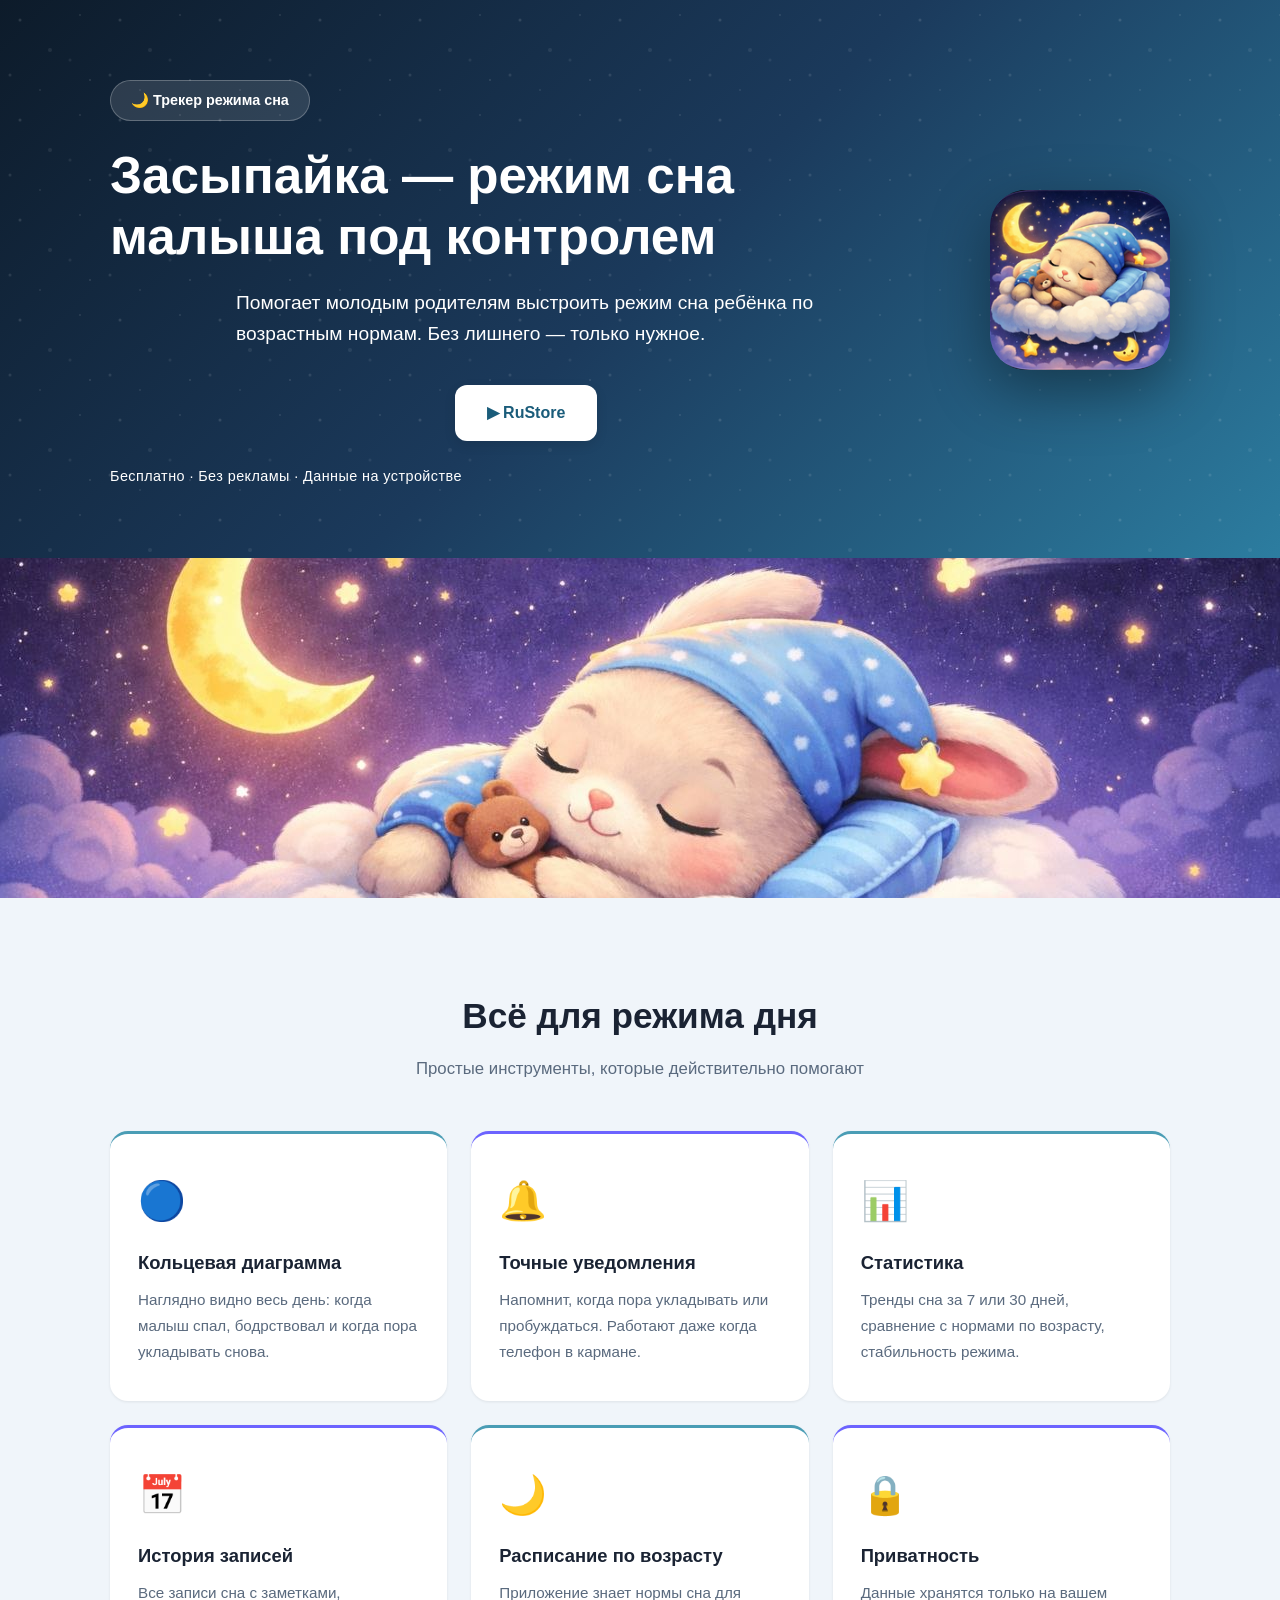
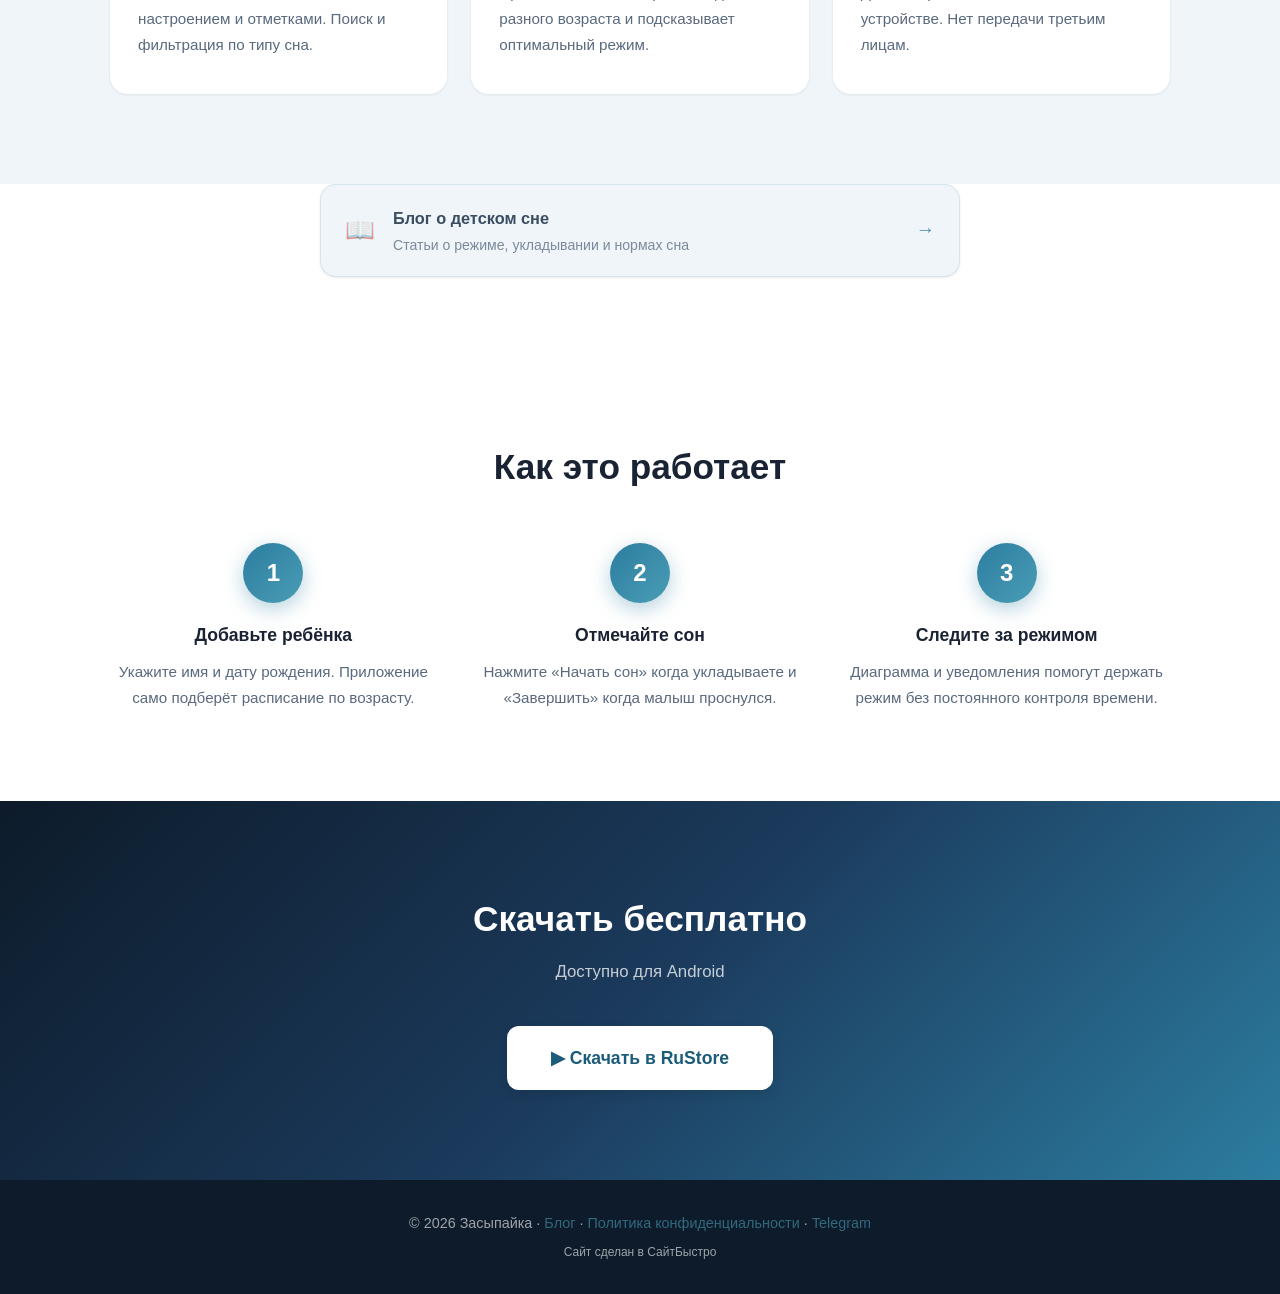
<file: index.html>
<!DOCTYPE html>
<html lang="ru">
<head>
    <meta name="yandex-verification" content="807c9188bc5608b5" />
    <meta charset="UTF-8">
    <meta name="viewport" content="width=device-width, initial-scale=1.0">

    <title>Засыпайка — трекер сна ребёнка · бесплатно для Android</title>
    <meta name="description" content="Приложение для режима сна малыша: нормы по возрасту, дневник сна, уведомления «пора укладывать». Кольцевая диаграмма дня, статистика. Бесплатно, без рекламы. Скачать в RuStore.">
    <meta name="keywords" content="трекер сна ребёнка, режим сна ребёнка, приложение для сна малыша, дневник сна ребёнка, как уложить ребёнка спать, нормы сна малыша, расписание сна грудничка, засыпайка">
    <meta name="author" content="AlDtoll">

    <meta property="og:type" content="website">
    <meta property="og:title" content="Засыпайка — трекер сна ребёнка · бесплатно">
    <meta property="og:description" content="Дневник сна малыша, нормы по возрасту и уведомления «пора укладывать». Бесплатно для Android.">
    <meta property="og:url" content="https://sonrebenka.ru/">
    <meta property="og:site_name" content="Засыпайка">
    <meta property="og:image" content="https://sonrebenka.ru/og-cover.png">
    <meta property="og:image:width" content="1200">
    <meta property="og:image:height" content="630">
    <meta property="og:image:alt" content="Засыпайка — трекер сна ребёнка">

    <meta name="twitter:card" content="summary_large_image">
    <meta name="twitter:title" content="Засыпайка — трекер сна ребёнка · бесплатно">
    <meta name="twitter:description" content="Дневник сна малыша, нормы по возрасту и уведомления. Скачать в RuStore.">
    <meta name="twitter:image" content="https://sonrebenka.ru/og-cover.png">

    <link rel="stylesheet" href="style.css">

    <script type="application/ld+json">
    {
      "@context": "https://schema.org",
      "@type": "MobileApplication",
      "name": "Засыпайка",
      "description": "Трекер сна ребёнка с кольцевой диаграммой дня и уведомлениями",
      "operatingSystem": "Android",
      "applicationCategory": "HealthApplication",
      "offers": {
        "@type": "Offer",
        "price": "0",
        "priceCurrency": "RUB"
      }
    }
    </script>
<!-- Yandex.Metrika counter -->
<script type="text/javascript">(function(m,e,t,r,i,k,a){m[i]=m[i]||function(){(m[i].a=m[i].a||[]).push(arguments)};m[i].l=1*new Date();k=e.createElement(t),a=e.getElementsByTagName(t)[0],k.async=1,k.src=r,a.parentNode.insertBefore(k,a)})(window,document,"script","https://mc.yandex.ru/metrika/tag.js","ym");ym(110178824,"init",{clickmap:true,trackLinks:true,accurateTrackBounceRate:true,webvisor:true});</script>
<noscript><div><img src="https://mc.yandex.ru/watch/110178824" style="position:absolute; left:-9999px;" alt="" /></div></noscript>
<!-- /Yandex.Metrika counter -->
<meta name="google-site-verification" content="DLdyY9iuzjFN8xrXqBwd2iftoTDDoc1wMz_WYA_-ne0" />
</head>
<body>

    <!-- Hero Section -->
    <section class="hero">
        <div class="container">
            <div class="hero-inner">
                <div class="hero-text">
                    <div class="hero-badge">🌙 Трекер режима сна</div>
                    <h1>Засыпайка — режим сна<br>малыша под контролем</h1>
                    <p class="hero-subtitle">
                        Помогает молодым родителям выстроить режим сна ребёнка
                        по возрастным нормам. Без лишнего — только нужное.
                    </p>
                    <div class="hero-buttons">
                        <a href="https://www.rustore.ru/catalog/app/aldtoll.zizz" class="btn btn-primary" target="_blank">
                            ▶ RuStore
                        </a>
                    </div>
                    <p class="hero-free">Бесплатно · Без рекламы · Данные на устройстве</p>
                </div>
                <div class="hero-image-wrap">
                    <img src="icon.png" alt="Засыпайка — иконка приложения" class="hero-icon">
                </div>
            </div>
        </div>
    </section>

    <!-- Feature Graphic -->
    <div class="feature-graphic-wrap">
        <img src="hero.jpg" alt="Засыпайка — трекер сна ребёнка" class="feature-graphic">
    </div>

    <!-- Features Section -->
    <section class="features" id="features">
        <div class="container">
            <h2>Всё для режима дня</h2>
            <p class="section-subtitle">Простые инструменты, которые действительно помогают</p>
            <div class="features-grid">
                <div class="feature-card">
                    <div class="feature-icon">🔵</div>
                    <h3>Кольцевая диаграмма</h3>
                    <p>Наглядно видно весь день: когда малыш спал, бодрствовал и когда пора укладывать снова.</p>
                </div>
                <div class="feature-card">
                    <div class="feature-icon">🔔</div>
                    <h3>Точные уведомления</h3>
                    <p>Напомнит, когда пора укладывать или пробуждаться. Работают даже когда телефон в кармане.</p>
                </div>
                <div class="feature-card">
                    <div class="feature-icon">📊</div>
                    <h3>Статистика</h3>
                    <p>Тренды сна за 7 или 30 дней, сравнение с нормами по возрасту, стабильность режима.</p>
                </div>
                <div class="feature-card">
                    <div class="feature-icon">📅</div>
                    <h3>История записей</h3>
                    <p>Все записи сна с заметками, настроением и отметками. Поиск и фильтрация по типу сна.</p>
                </div>
                <div class="feature-card">
                    <div class="feature-icon">🌙</div>
                    <h3>Расписание по возрасту</h3>
                    <p>Приложение знает нормы сна для разного возраста и подсказывает оптимальный режим.</p>
                </div>
                <div class="feature-card">
                    <div class="feature-icon">🔒</div>
                    <h3>Приватность</h3>
                    <p>Данные хранятся только на вашем устройстве. Нет передачи третьим лицам.</p>
                </div>
            </div>
        </div>
    </section>

    <!-- Blog -->
    <section class="home-blog" id="blog">
        <div class="container">
            <a href="/blog/" class="home-blog-banner">
                <span class="home-blog-banner-icon" aria-hidden="true">📖</span>
                <span class="home-blog-banner-text">
                    <strong>Блог о детском сне</strong>
                    <span>Статьи о режиме, укладывании и нормах сна</span>
                </span>
                <span class="home-blog-banner-arrow" aria-hidden="true">→</span>
            </a>
        </div>
    </section>

    <!-- How it works -->
    <section class="how" id="how">
        <div class="container">
            <h2>Как это работает</h2>
            <div class="steps">
                <div class="step">
                    <div class="step-number">1</div>
                    <h3>Добавьте ребёнка</h3>
                    <p>Укажите имя и дату рождения. Приложение само подберёт расписание по возрасту.</p>
                </div>
                <div class="step">
                    <div class="step-number">2</div>
                    <h3>Отмечайте сон</h3>
                    <p>Нажмите «Начать сон» когда укладываете и «Завершить» когда малыш проснулся.</p>
                </div>
                <div class="step">
                    <div class="step-number">3</div>
                    <h3>Следите за режимом</h3>
                    <p>Диаграмма и уведомления помогут держать режим без постоянного контроля времени.</p>
                </div>
            </div>
        </div>
    </section>

    <!-- Download Section -->
    <section class="download" id="download">
        <div class="container">
            <h2>Скачать бесплатно</h2>
            <p class="section-subtitle">Доступно для Android</p>
            <div class="download-buttons">
                <a href="https://www.rustore.ru/catalog/app/aldtoll.zizz" class="btn btn-large btn-primary" target="_blank">
                    ▶ Скачать в RuStore
                </a>
            </div>
        </div>
    </section>

    <!-- Footer -->
    <footer>
        <div class="container">
            <p>© 2026 Засыпайка · <a href="/blog/">Блог</a> · <a href="/privacy/">Политика конфиденциальности</a> · <a href="https://t.me/aldtoll" target="_blank">Telegram</a></p>
            <p style="margin-top:8px;font-size:.75rem;opacity:.6;">Сайт сделан в <a href="https://sitebystro.ru" target="_blank" rel="dofollow" style="color:inherit;">СайтБыстро</a></p>
        </div>
    </footer>

</body>
</html>
</file>
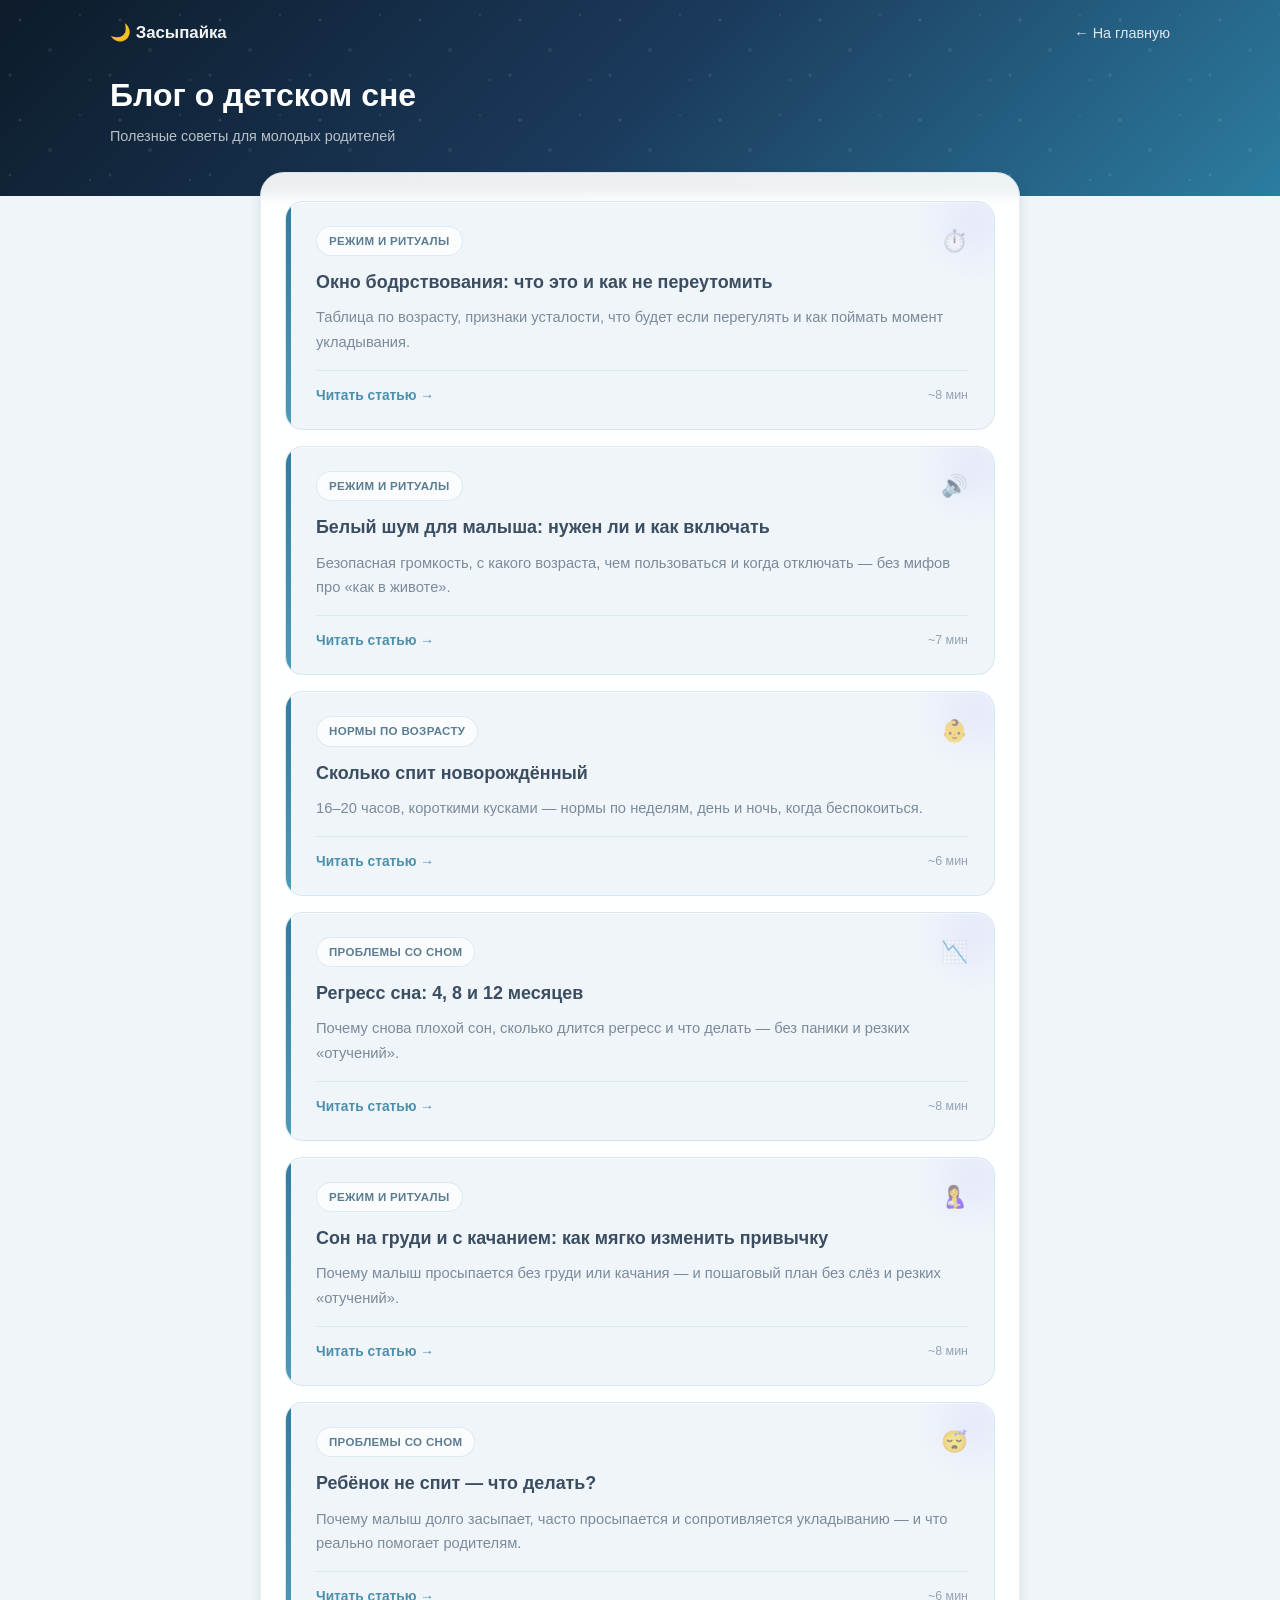
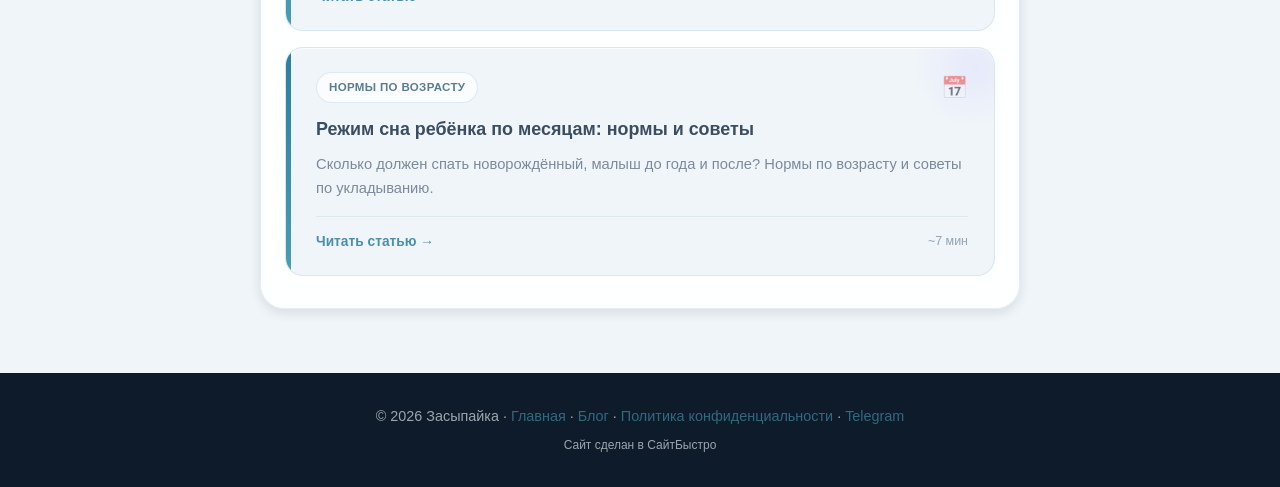
<file: blog/index.html>
<!DOCTYPE html>
<html lang="ru">
<head>
    <meta charset="UTF-8">
    <meta name="viewport" content="width=device-width, initial-scale=1.0">
    <title>Блог о детском сне — Засыпайка</title>
    <meta name="description" content="Полезные статьи о режиме сна ребёнка, нормах по возрасту и советах для молодых родителей.">
    <link rel="icon" href="/icon.png">
    <link rel="stylesheet" href="/style.css">
</head>
<body>

    <header class="page-header">
        <div class="container">
            <nav class="page-nav">
                <a href="/" class="page-brand">🌙 Засыпайка</a>
                <a href="/" class="page-back">← На главную</a>
            </nav>
            <h1>Блог о детском сне</h1>
            <p class="page-meta">Полезные советы для молодых родителей</p>
        </div>
    </header>

    <main class="legal-main">
        <div class="container">
            <div class="blog-panel">
                <div class="blog-list">
                <a href="/blog/okno-bodrstvovaniya/" class="post-card">
                    <div class="post-card-top">
                        <span class="post-tag">Режим и ритуалы</span>
                        <span class="post-icon" aria-hidden="true">⏱️</span>
                    </div>
                    <h2>Окно бодрствования: что это и как не переутомить</h2>
                    <p>Таблица по возрасту, признаки усталости, что будет если перегулять и как поймать момент укладывания.</p>
                    <div class="post-card-footer">
                        <span class="read-more">Читать статью →</span>
                        <span class="post-card-time">~8 мин</span>
                    </div>
                </a>
                <a href="/blog/belyj-shum-dlya-malysha/" class="post-card">
                    <div class="post-card-top">
                        <span class="post-tag">Режим и ритуалы</span>
                        <span class="post-icon" aria-hidden="true">🔊</span>
                    </div>
                    <h2>Белый шум для малыша: нужен ли и как включать</h2>
                    <p>Безопасная громкость, с какого возраста, чем пользоваться и когда отключать — без мифов про «как в животе».</p>
                    <div class="post-card-footer">
                        <span class="read-more">Читать статью →</span>
                        <span class="post-card-time">~7 мин</span>
                    </div>
                </a>
                <a href="/blog/skolko-spit-novorozhdennyj/" class="post-card">
                    <div class="post-card-top">
                        <span class="post-tag">Нормы по возрасту</span>
                        <span class="post-icon" aria-hidden="true">👶</span>
                    </div>
                    <h2>Сколько спит новорождённый</h2>
                    <p>16–20 часов, короткими кусками — нормы по неделям, день и ночь, когда беспокоиться.</p>
                    <div class="post-card-footer">
                        <span class="read-more">Читать статью →</span>
                        <span class="post-card-time">~6 мин</span>
                    </div>
                </a>
                <a href="/blog/regress-sna/" class="post-card">
                    <div class="post-card-top">
                        <span class="post-tag">Проблемы со сном</span>
                        <span class="post-icon" aria-hidden="true">📉</span>
                    </div>
                    <h2>Регресс сна: 4, 8 и 12 месяцев</h2>
                    <p>Почему снова плохой сон, сколько длится регресс и что делать — без паники и резких «отучений».</p>
                    <div class="post-card-footer">
                        <span class="read-more">Читать статью →</span>
                        <span class="post-card-time">~8 мин</span>
                    </div>
                </a>
                <a href="/blog/son-na-grudi-kachanie/" class="post-card">
                    <div class="post-card-top">
                        <span class="post-tag">Режим и ритуалы</span>
                        <span class="post-icon" aria-hidden="true">🤱</span>
                    </div>
                    <h2>Сон на груди и с качанием: как мягко изменить привычку</h2>
                    <p>Почему малыш просыпается без груди или качания — и пошаговый план без слёз и резких «отучений».</p>
                    <div class="post-card-footer">
                        <span class="read-more">Читать статью →</span>
                        <span class="post-card-time">~8 мин</span>
                    </div>
                </a>
                <a href="/blog/rebenok-ne-spit/" class="post-card">
                    <div class="post-card-top">
                        <span class="post-tag">Проблемы со сном</span>
                        <span class="post-icon" aria-hidden="true">😴</span>
                    </div>
                    <h2>Ребёнок не спит — что делать?</h2>
                    <p>Почему малыш долго засыпает, часто просыпается и сопротивляется укладыванию — и что реально помогает родителям.</p>
                    <div class="post-card-footer">
                        <span class="read-more">Читать статью →</span>
                        <span class="post-card-time">~6 мин</span>
                    </div>
                </a>
                <a href="/blog/rezhim-sna-rebenka/" class="post-card">
                    <div class="post-card-top">
                        <span class="post-tag">Нормы по возрасту</span>
                        <span class="post-icon" aria-hidden="true">📅</span>
                    </div>
                    <h2>Режим сна ребёнка по месяцам: нормы и советы</h2>
                    <p>Сколько должен спать новорождённый, малыш до года и после? Нормы по возрасту и советы по укладыванию.</p>
                    <div class="post-card-footer">
                        <span class="read-more">Читать статью →</span>
                        <span class="post-card-time">~7 мин</span>
                    </div>
                </a>
                </div>
            </div>
        </div>
    </main>

    <footer>
        <div class="container">
            <p>© 2026 Засыпайка · <a href="/">Главная</a> · <a href="/blog/">Блог</a> · <a href="/privacy/">Политика конфиденциальности</a> · <a href="https://t.me/aldtoll" target="_blank" rel="noopener">Telegram</a></p>
            <p style="margin-top:8px;font-size:.75rem;opacity:.6;">Сайт сделан в <a href="https://sitebystro.ru" target="_blank" rel="dofollow" style="color:inherit;">СайтБыстро</a></p>
        </div>
    </footer>

</body>
</html>
</file>
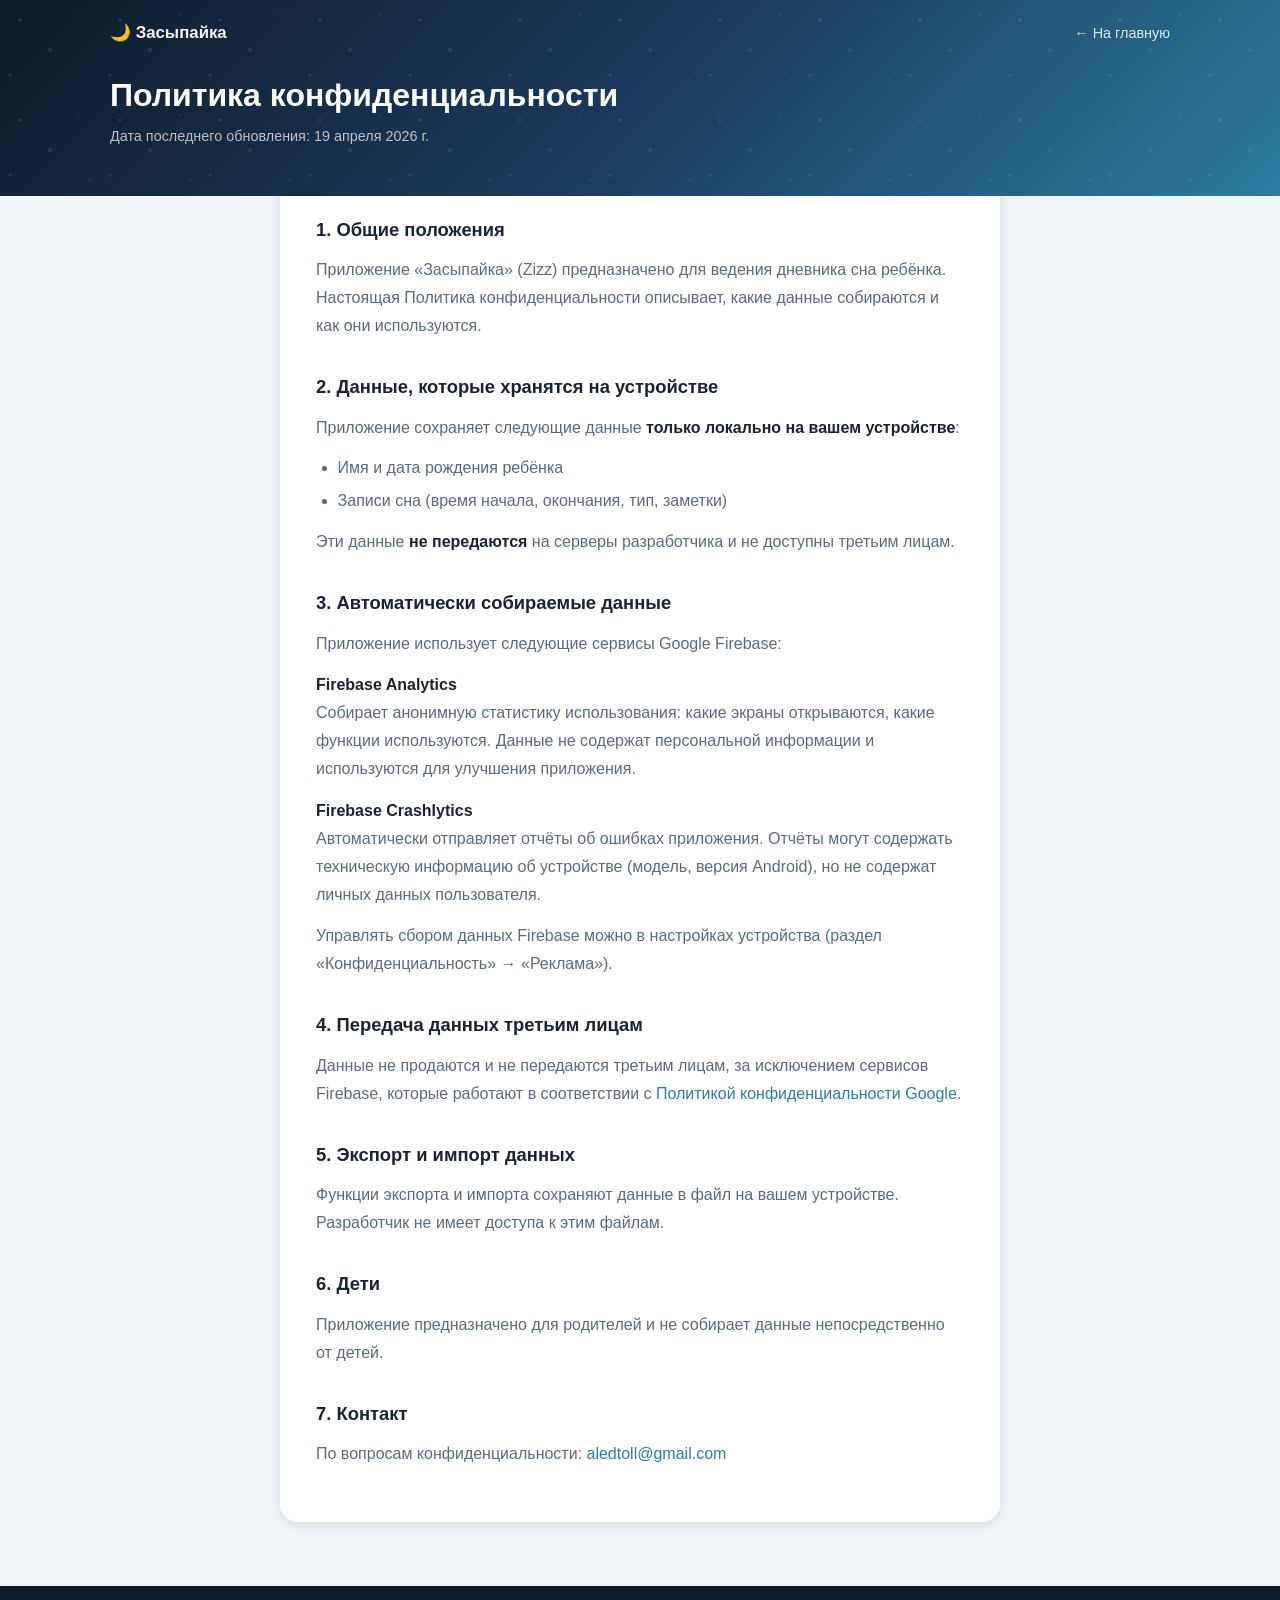
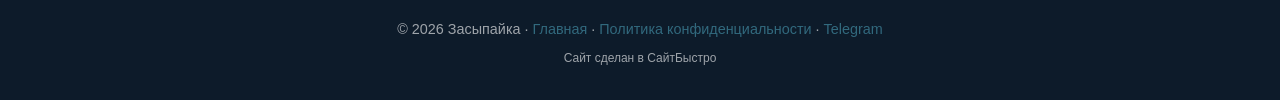
<file: privacy/index.html>
<!DOCTYPE html>
<html lang="ru">
<head>
    <meta charset="UTF-8">
    <meta name="viewport" content="width=device-width, initial-scale=1.0">
    <title>Политика конфиденциальности — Засыпайка</title>
    <meta name="description" content="Политика конфиденциальности приложения Засыпайка — трекер сна ребёнка для Android.">
    <link rel="icon" href="/icon.png">
    <link rel="stylesheet" href="/style.css">
</head>
<body>

    <header class="page-header">
        <div class="container">
            <nav class="page-nav">
                <a href="/" class="page-brand">🌙 Засыпайка</a>
                <a href="/" class="page-back">← На главную</a>
            </nav>
            <h1>Политика конфиденциальности</h1>
            <p class="page-meta">Дата последнего обновления: 19 апреля 2026 г.</p>
        </div>
    </header>

    <main class="legal-main">
        <div class="container">
            <article class="legal-card">

                <h2>1. Общие положения</h2>
                <p>Приложение «Засыпайка» (Zizz) предназначено для ведения дневника сна ребёнка. Настоящая Политика конфиденциальности описывает, какие данные собираются и как они используются.</p>

                <h2>2. Данные, которые хранятся на устройстве</h2>
                <p>Приложение сохраняет следующие данные <strong>только локально на вашем устройстве</strong>:</p>
                <ul>
                    <li>Имя и дата рождения ребёнка</li>
                    <li>Записи сна (время начала, окончания, тип, заметки)</li>
                </ul>
                <p>Эти данные <strong>не передаются</strong> на серверы разработчика и не доступны третьим лицам.</p>

                <h2>3. Автоматически собираемые данные</h2>
                <p>Приложение использует следующие сервисы Google Firebase:</p>

                <p><strong>Firebase Analytics</strong><br>
                Собирает анонимную статистику использования: какие экраны открываются, какие функции используются. Данные не содержат персональной информации и используются для улучшения приложения.</p>

                <p><strong>Firebase Crashlytics</strong><br>
                Автоматически отправляет отчёты об ошибках приложения. Отчёты могут содержать техническую информацию об устройстве (модель, версия Android), но не содержат личных данных пользователя.</p>

                <p>Управлять сбором данных Firebase можно в настройках устройства (раздел «Конфиденциальность» → «Реклама»).</p>

                <h2>4. Передача данных третьим лицам</h2>
                <p>Данные не продаются и не передаются третьим лицам, за исключением сервисов Firebase, которые работают в соответствии с <a href="https://policies.google.com/privacy" target="_blank" rel="noopener">Политикой конфиденциальности Google</a>.</p>

                <h2>5. Экспорт и импорт данных</h2>
                <p>Функции экспорта и импорта сохраняют данные в файл на вашем устройстве. Разработчик не имеет доступа к этим файлам.</p>

                <h2>6. Дети</h2>
                <p>Приложение предназначено для родителей и не собирает данные непосредственно от детей.</p>

                <h2>7. Контакт</h2>
                <p>По вопросам конфиденциальности: <a href="mailto:aledtoll@gmail.com">aledtoll@gmail.com</a></p>

            </article>
        </div>
    </main>

    <footer>
        <div class="container">
            <p>© 2026 Засыпайка · <a href="/">Главная</a> · <a href="/privacy/">Политика конфиденциальности</a> · <a href="https://t.me/aldtoll" target="_blank" rel="noopener">Telegram</a></p>
            <p style="margin-top:8px;font-size:.75rem;opacity:.6;">Сайт сделан в <a href="https://sitebystro.ru" target="_blank" rel="dofollow" style="color:inherit;">СайтБыстро</a></p>
        </div>
    </footer>

</body>
</html>
</file>
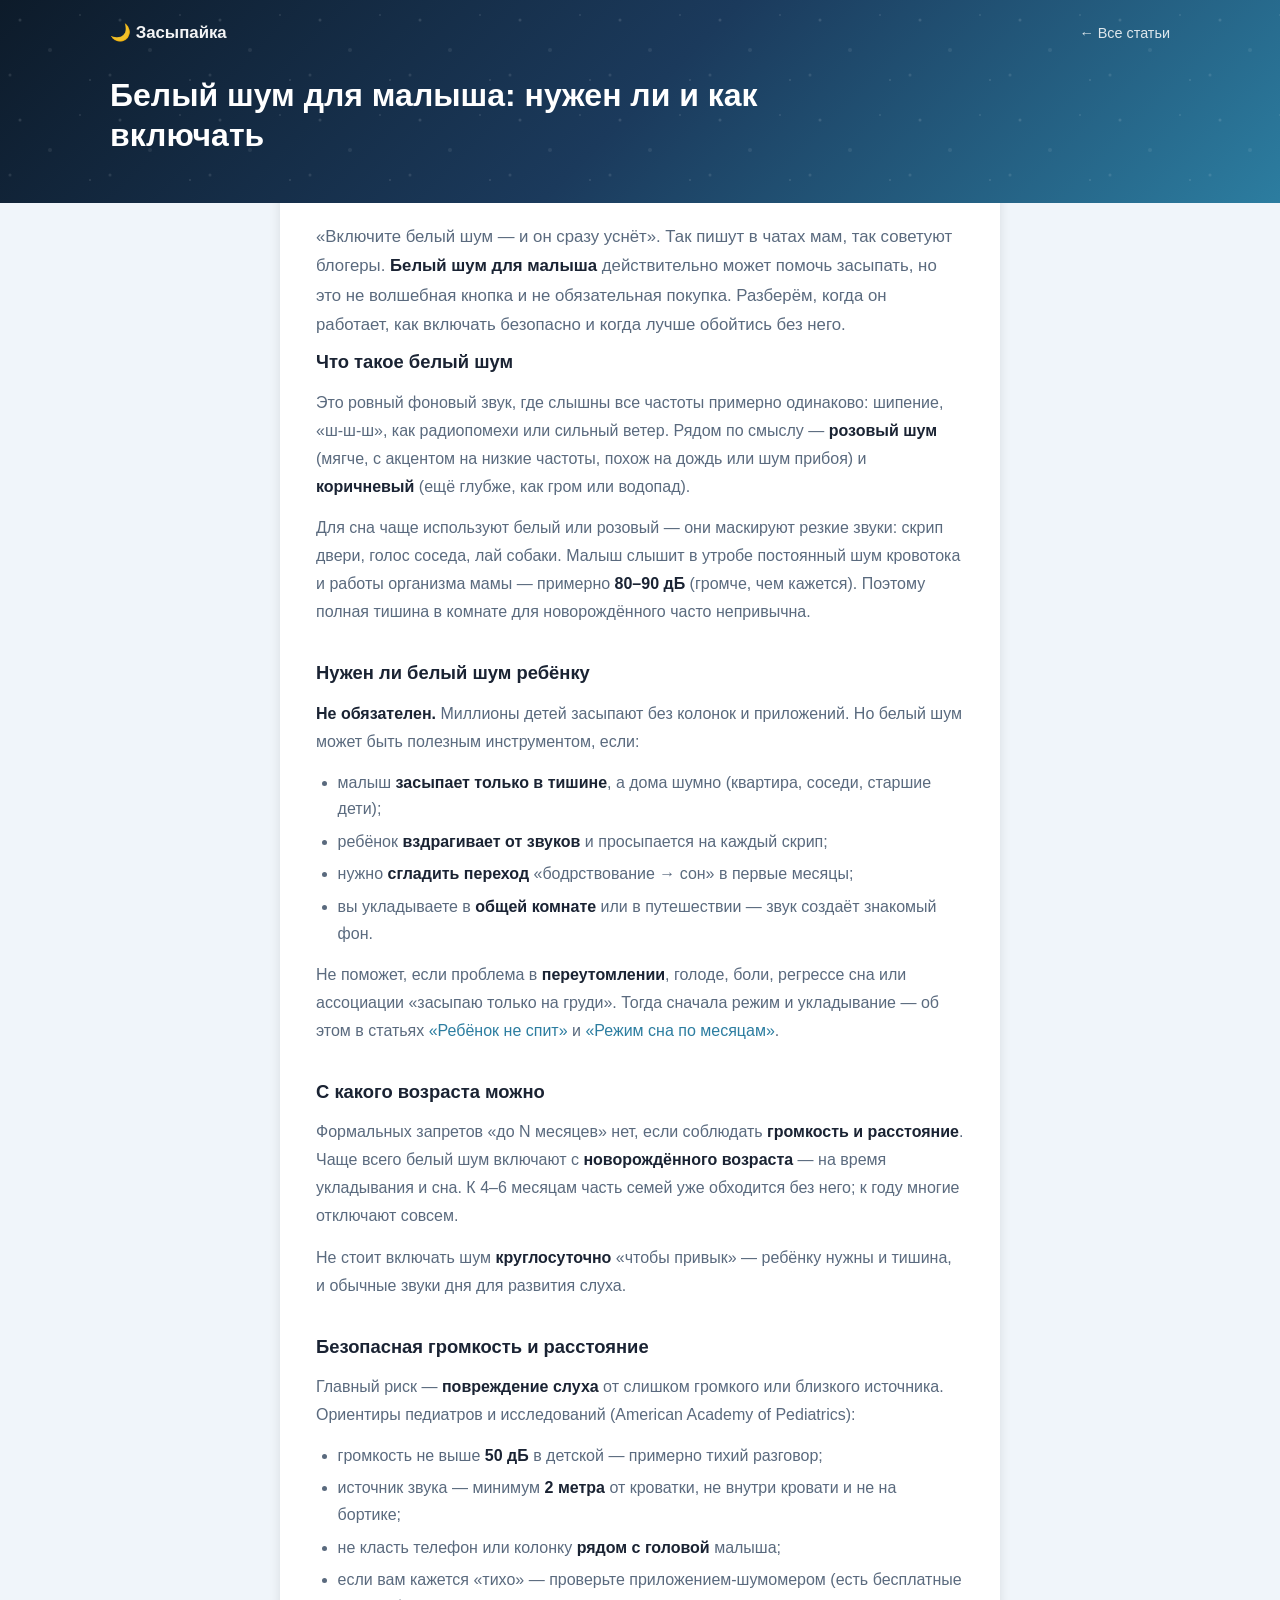
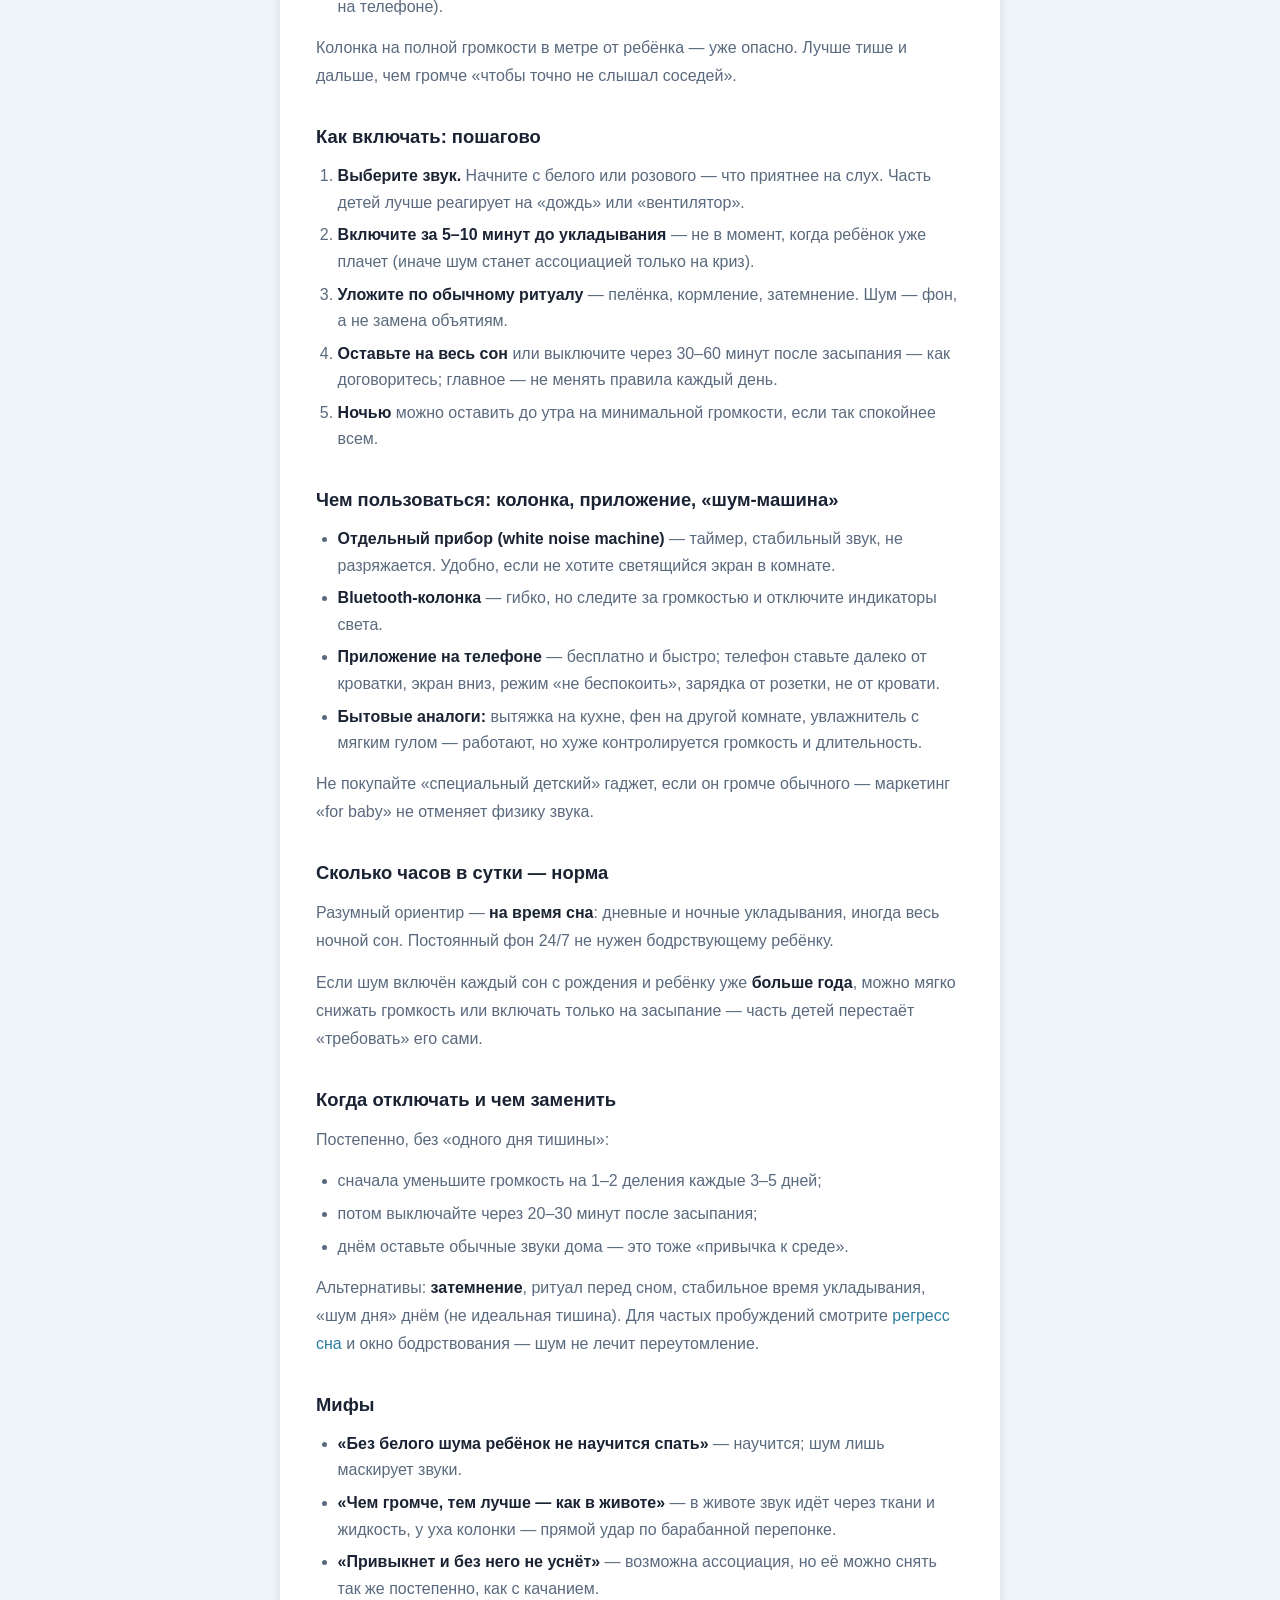
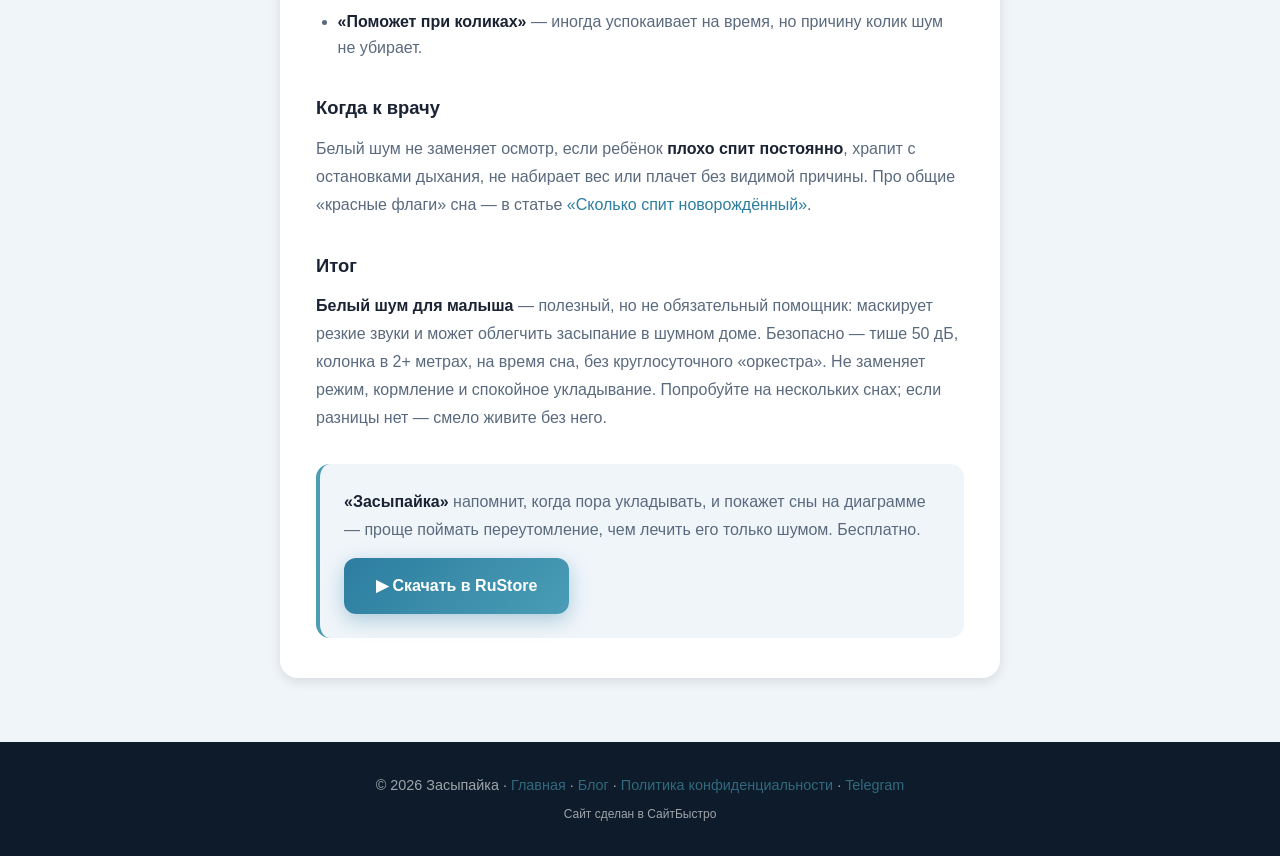
<file: blog/belyj-shum-dlya-malysha/index.html>
<!DOCTYPE html>
<html lang="ru">
<head>
    <meta charset="UTF-8">
    <meta name="viewport" content="width=device-width, initial-scale=1.0">
    <title>Белый шум для малыша: нужен ли и как включать — Засыпайка</title>
    <meta name="description" content="Белый шум для малыша: помогает ли засыпать, с какого возраста, какая громкость безопасна, приложения и колонки. Когда отключать и чем заменить.">
    <link rel="icon" href="/icon.png">
    <link rel="stylesheet" href="/style.css">
</head>
<body>

    <header class="page-header">
        <div class="container">
            <nav class="page-nav">
                <a href="/" class="page-brand">🌙 Засыпайка</a>
                <a href="/blog/" class="page-back">← Все статьи</a>
            </nav>
            <h1>Белый шум для малыша: нужен ли и как включать</h1>
        </div>
    </header>

    <main class="legal-main">
        <div class="container">
            <article class="legal-card article-card">

                <p class="article-lead">«Включите белый шум — и он сразу уснёт». Так пишут в чатах мам, так советуют блогеры. <strong>Белый шум для малыша</strong> действительно может помочь засыпать, но это не волшебная кнопка и не обязательная покупка. Разберём, когда он работает, как включать безопасно и когда лучше обойтись без него.</p>

                <h2>Что такое белый шум</h2>
                <p>Это ровный фоновый звук, где слышны все частоты примерно одинаково: шипение, «ш-ш-ш», как радиопомехи или сильный ветер. Рядом по смыслу — <strong>розовый шум</strong> (мягче, с акцентом на низкие частоты, похож на дождь или шум прибоя) и <strong>коричневый</strong> (ещё глубже, как гром или водопад).</p>
                <p>Для сна чаще используют белый или розовый — они маскируют резкие звуки: скрип двери, голос соседа, лай собаки. Малыш слышит в утробе постоянный шум кровотока и работы организма мамы — примерно <strong>80–90 дБ</strong> (громче, чем кажется). Поэтому полная тишина в комнате для новорождённого часто непривычна.</p>

                <h2>Нужен ли белый шум ребёнку</h2>
                <p><strong>Не обязателен.</strong> Миллионы детей засыпают без колонок и приложений. Но белый шум может быть полезным инструментом, если:</p>
                <ul>
                    <li>малыш <strong>засыпает только в тишине</strong>, а дома шумно (квартира, соседи, старшие дети);</li>
                    <li>ребёнок <strong>вздрагивает от звуков</strong> и просыпается на каждый скрип;</li>
                    <li>нужно <strong>сгладить переход</strong> «бодрствование → сон» в первые месяцы;</li>
                    <li>вы укладываете в <strong>общей комнате</strong> или в путешествии — звук создаёт знакомый фон.</li>
                </ul>
                <p>Не поможет, если проблема в <strong>переутомлении</strong>, голоде, боли, регрессе сна или ассоциации «засыпаю только на груди». Тогда сначала режим и укладывание — об этом в статьях <a href="/blog/rebenok-ne-spit/">«Ребёнок не спит»</a> и <a href="/blog/rezhim-sna-rebenka/">«Режим сна по месяцам»</a>.</p>

                <h2>С какого возраста можно</h2>
                <p>Формальных запретов «до N месяцев» нет, если соблюдать <strong>громкость и расстояние</strong>. Чаще всего белый шум включают с <strong>новорождённого возраста</strong> — на время укладывания и сна. К 4–6 месяцам часть семей уже обходится без него; к году многие отключают совсем.</p>
                <p>Не стоит включать шум <strong>круглосуточно</strong> «чтобы привык» — ребёнку нужны и тишина, и обычные звуки дня для развития слуха.</p>

                <h2>Безопасная громкость и расстояние</h2>
                <p>Главный риск — <strong>повреждение слуха</strong> от слишком громкого или близкого источника. Ориентиры педиатров и исследований (American Academy of Pediatrics):</p>
                <ul>
                    <li>громкость не выше <strong>50 дБ</strong> в детской — примерно тихий разговор;</li>
                    <li>источник звука — минимум <strong>2 метра</strong> от кроватки, не внутри кровати и не на бортике;</li>
                    <li>не класть телефон или колонку <strong>рядом с головой</strong> малыша;</li>
                    <li>если вам кажется «тихо» — проверьте приложением-шумомером (есть бесплатные на телефоне).</li>
                </ul>
                <p>Колонка на полной громкости в метре от ребёнка — уже опасно. Лучше тише и дальше, чем громче «чтобы точно не слышал соседей».</p>

                <h2>Как включать: пошагово</h2>
                <ol>
                    <li><strong>Выберите звук.</strong> Начните с белого или розового — что приятнее на слух. Часть детей лучше реагирует на «дождь» или «вентилятор».</li>
                    <li><strong>Включите за 5–10 минут до укладывания</strong> — не в момент, когда ребёнок уже плачет (иначе шум станет ассоциацией только на криз).</li>
                    <li><strong>Уложите по обычному ритуалу</strong> — пелёнка, кормление, затемнение. Шум — фон, а не замена объятиям.</li>
                    <li><strong>Оставьте на весь сон</strong> или выключите через 30–60 минут после засыпания — как договоритесь; главное — не менять правила каждый день.</li>
                    <li><strong>Ночью</strong> можно оставить до утра на минимальной громкости, если так спокойнее всем.</li>
                </ol>

                <h2>Чем пользоваться: колонка, приложение, «шум-машина»</h2>
                <ul>
                    <li><strong>Отдельный прибор (white noise machine)</strong> — таймер, стабильный звук, не разряжается. Удобно, если не хотите светящийся экран в комнате.</li>
                    <li><strong>Bluetooth-колонка</strong> — гибко, но следите за громкостью и отключите индикаторы света.</li>
                    <li><strong>Приложение на телефоне</strong> — бесплатно и быстро; телефон ставьте далеко от кроватки, экран вниз, режим «не беспокоить», зарядка от розетки, не от кровати.</li>
                    <li><strong>Бытовые аналоги:</strong> вытяжка на кухне, фен на другой комнате, увлажнитель с мягким гулом — работают, но хуже контролируется громкость и длительность.</li>
                </ul>
                <p>Не покупайте «специальный детский» гаджет, если он громче обычного — маркетинг «for baby» не отменяет физику звука.</p>

                <h2>Сколько часов в сутки — норма</h2>
                <p>Разумный ориентир — <strong>на время сна</strong>: дневные и ночные укладывания, иногда весь ночной сон. Постоянный фон 24/7 не нужен бодрствующему ребёнку.</p>
                <p>Если шум включён каждый сон с рождения и ребёнку уже <strong>больше года</strong>, можно мягко снижать громкость или включать только на засыпание — часть детей перестаёт «требовать» его сами.</p>

                <h2>Когда отключать и чем заменить</h2>
                <p>Постепенно, без «одного дня тишины»:</p>
                <ul>
                    <li>сначала уменьшите громкость на 1–2 деления каждые 3–5 дней;</li>
                    <li>потом выключайте через 20–30 минут после засыпания;</li>
                    <li>днём оставьте обычные звуки дома — это тоже «привычка к среде».</li>
                </ul>
                <p>Альтернативы: <strong>затемнение</strong>, ритуал перед сном, стабильное время укладывания, «шум дня» днём (не идеальная тишина). Для частых пробуждений смотрите <a href="/blog/regress-sna/">регресс сна</a> и окно бодрствования — шум не лечит переутомление.</p>

                <h2>Мифы</h2>
                <ul>
                    <li><strong>«Без белого шума ребёнок не научится спать»</strong> — научится; шум лишь маскирует звуки.</li>
                    <li><strong>«Чем громче, тем лучше — как в животе»</strong> — в животе звук идёт через ткани и жидкость, у уха колонки — прямой удар по барабанной перепонке.</li>
                    <li><strong>«Привыкнет и без него не уснёт»</strong> — возможна ассоциация, но её можно снять так же постепенно, как с качанием.</li>
                    <li><strong>«Поможет при коликах»</strong> — иногда успокаивает на время, но причину колик шум не убирает.</li>
                </ul>

                <h2>Когда к врачу</h2>
                <p>Белый шум не заменяет осмотр, если ребёнок <strong>плохо спит постоянно</strong>, храпит с остановками дыхания, не набирает вес или плачет без видимой причины. Про общие «красные флаги» сна — в статье <a href="/blog/skolko-spit-novorozhdennyj/">«Сколько спит новорождённый»</a>.</p>

                <h2>Итог</h2>
                <p><strong>Белый шум для малыша</strong> — полезный, но не обязательный помощник: маскирует резкие звуки и может облегчить засыпание в шумном доме. Безопасно — тише 50 дБ, колонка в 2+ метрах, на время сна, без круглосуточного «оркестра». Не заменяет режим, кормление и спокойное укладывание. Попробуйте на нескольких снах; если разницы нет — смело живите без него.</p>

                <div class="article-cta">
                    <p><strong>«Засыпайка»</strong> напомнит, когда пора укладывать, и покажет сны на диаграмме — проще поймать переутомление, чем лечить его только шумом. Бесплатно.</p>
                    <a href="https://www.rustore.ru/catalog/app/aldtoll.zizz" class="btn" target="_blank" rel="noopener">▶ Скачать в RuStore</a>
                </div>

            </article>
        </div>
    </main>

    <footer>
        <div class="container">
            <p>© 2026 Засыпайка · <a href="/">Главная</a> · <a href="/blog/">Блог</a> · <a href="/privacy/">Политика конфиденциальности</a> · <a href="https://t.me/aldtoll" target="_blank" rel="noopener">Telegram</a></p>
            <p style="margin-top:8px;font-size:.75rem;opacity:.6;">Сайт сделан в <a href="https://sitebystro.ru" target="_blank" rel="dofollow" style="color:inherit;">СайтБыстро</a></p>
        </div>
    </footer>

</body>
</html>
</file>
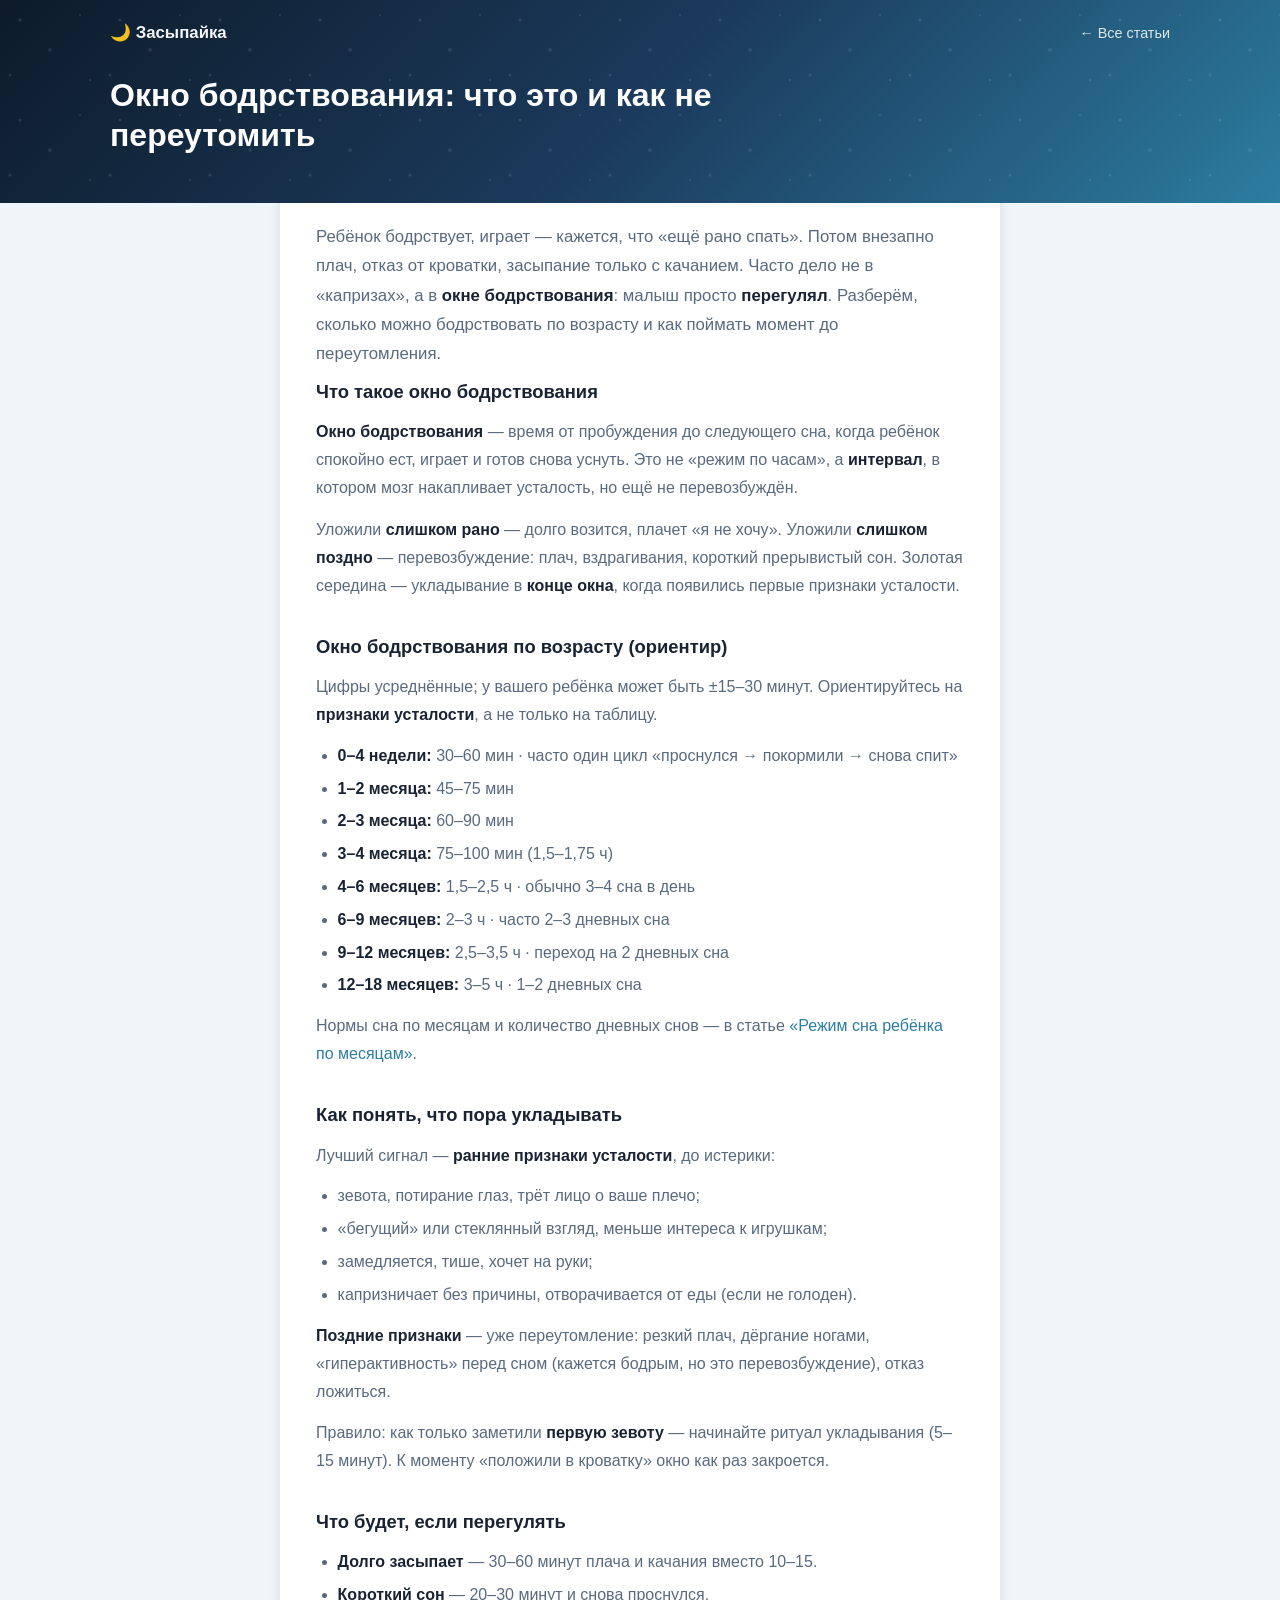
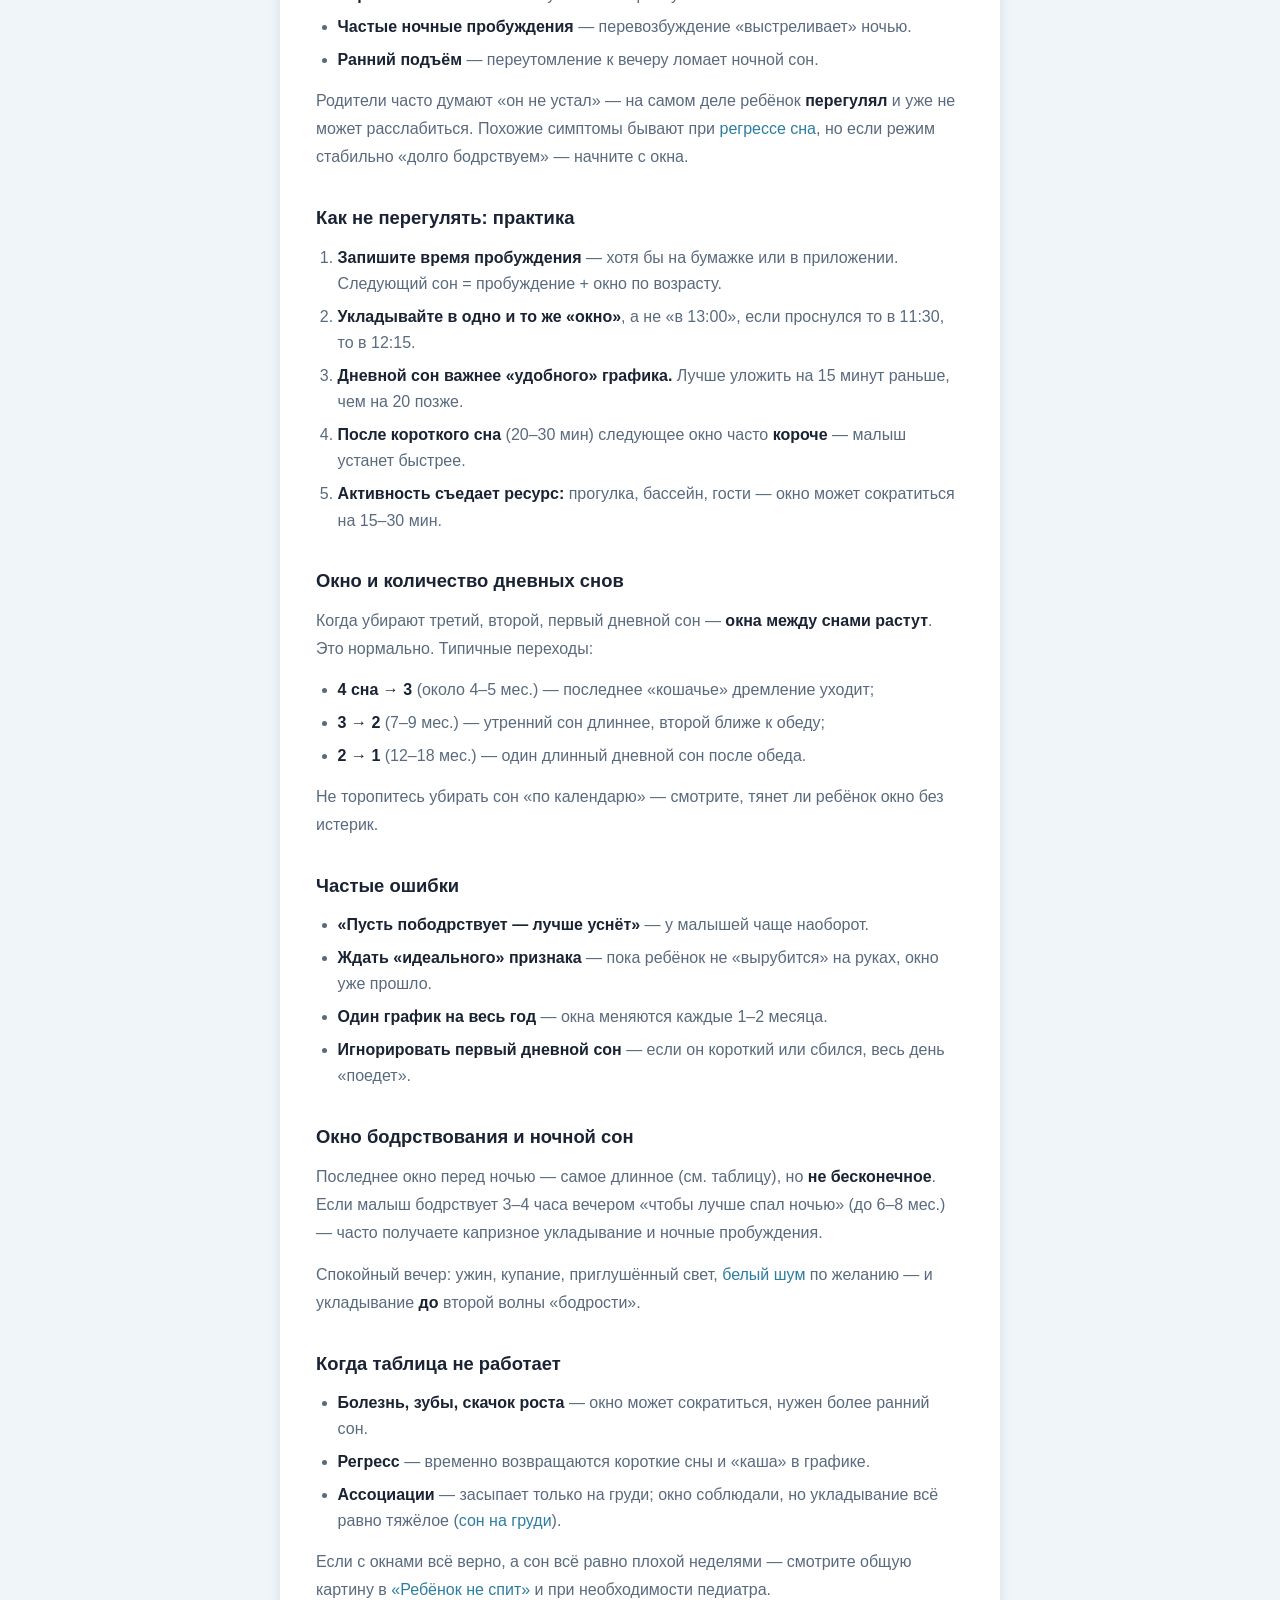
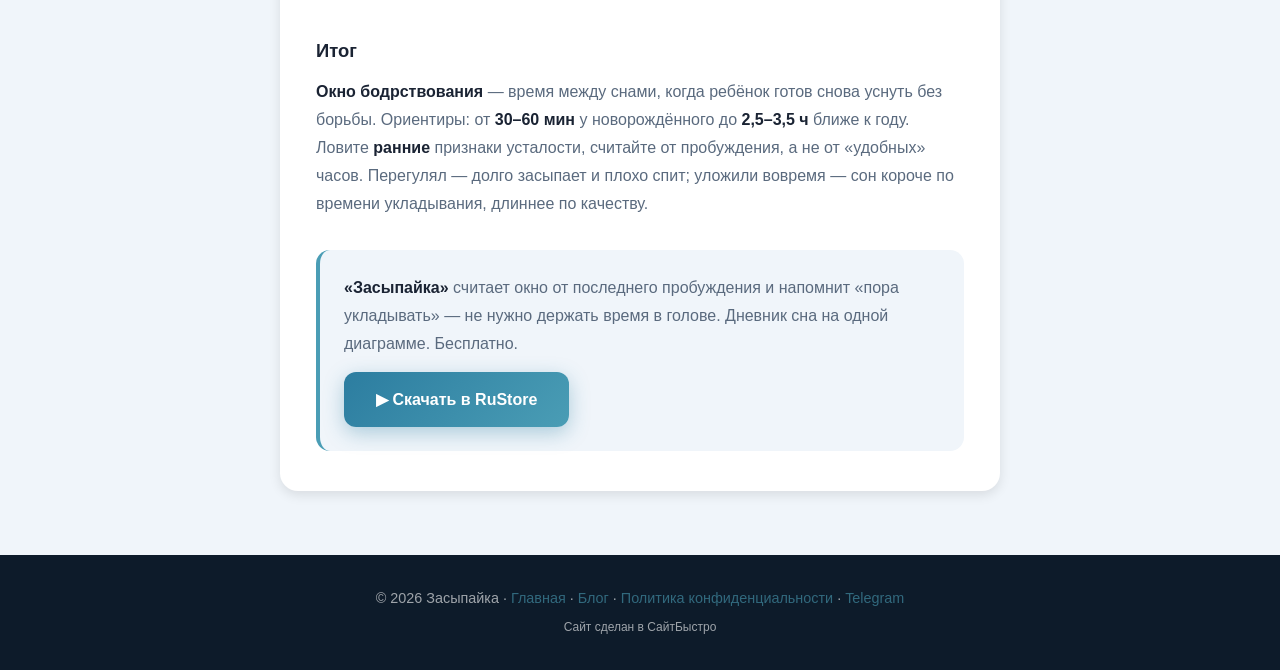
<file: blog/okno-bodrstvovaniya/index.html>
<!DOCTYPE html>
<html lang="ru">
<head>
    <meta charset="UTF-8">
    <meta name="viewport" content="width=device-width, initial-scale=1.0">
    <title>Окно бодрствования: что это и как не переутомить — Засыпайка</title>
    <meta name="description" content="Окно бодрствования ребёнка по возрасту: таблица от новорождённого до года, признаки усталости, что будет если перегулять и как поймать момент укладывания.">
    <link rel="icon" href="/icon.png">
    <link rel="stylesheet" href="/style.css">
</head>
<body>

    <header class="page-header">
        <div class="container">
            <nav class="page-nav">
                <a href="/" class="page-brand">🌙 Засыпайка</a>
                <a href="/blog/" class="page-back">← Все статьи</a>
            </nav>
            <h1>Окно бодрствования: что это и как не переутомить</h1>
        </div>
    </header>

    <main class="legal-main">
        <div class="container">
            <article class="legal-card article-card">

                <p class="article-lead">Ребёнок бодрствует, играет — кажется, что «ещё рано спать». Потом внезапно плач, отказ от кроватки, засыпание только с качанием. Часто дело не в «капризах», а в <strong>окне бодрствования</strong>: малыш просто <strong>перегулял</strong>. Разберём, сколько можно бодрствовать по возрасту и как поймать момент до переутомления.</p>

                <h2>Что такое окно бодрствования</h2>
                <p><strong>Окно бодрствования</strong> — время от пробуждения до следующего сна, когда ребёнок спокойно ест, играет и готов снова уснуть. Это не «режим по часам», а <strong>интервал</strong>, в котором мозг накапливает усталость, но ещё не перевозбуждён.</p>
                <p>Уложили <strong>слишком рано</strong> — долго возится, плачет «я не хочу». Уложили <strong>слишком поздно</strong> — перевозбуждение: плач, вздрагивания, короткий прерывистый сон. Золотая середина — укладывание в <strong>конце окна</strong>, когда появились первые признаки усталости.</p>

                <h2>Окно бодрствования по возрасту (ориентир)</h2>
                <p>Цифры усреднённые; у вашего ребёнка может быть ±15–30 минут. Ориентируйтесь на <strong>признаки усталости</strong>, а не только на таблицу.</p>
                <ul>
                    <li><strong>0–4 недели:</strong> 30–60 мин · часто один цикл «проснулся → покормили → снова спит»</li>
                    <li><strong>1–2 месяца:</strong> 45–75 мин</li>
                    <li><strong>2–3 месяца:</strong> 60–90 мин</li>
                    <li><strong>3–4 месяца:</strong> 75–100 мин (1,5–1,75 ч)</li>
                    <li><strong>4–6 месяцев:</strong> 1,5–2,5 ч · обычно 3–4 сна в день</li>
                    <li><strong>6–9 месяцев:</strong> 2–3 ч · часто 2–3 дневных сна</li>
                    <li><strong>9–12 месяцев:</strong> 2,5–3,5 ч · переход на 2 дневных сна</li>
                    <li><strong>12–18 месяцев:</strong> 3–5 ч · 1–2 дневных сна</li>
                </ul>
                <p>Нормы сна по месяцам и количество дневных снов — в статье <a href="/blog/rezhim-sna-rebenka/">«Режим сна ребёнка по месяцам»</a>.</p>

                <h2>Как понять, что пора укладывать</h2>
                <p>Лучший сигнал — <strong>ранние признаки усталости</strong>, до истерики:</p>
                <ul>
                    <li>зевота, потирание глаз, трёт лицо о ваше плечо;</li>
                    <li>«бегущий» или стеклянный взгляд, меньше интереса к игрушкам;</li>
                    <li>замедляется, тише, хочет на руки;</li>
                    <li>капризничает без причины, отворачивается от еды (если не голоден).</li>
                </ul>
                <p><strong>Поздние признаки</strong> — уже переутомление: резкий плач, дёргание ногами, «гиперактивность» перед сном (кажется бодрым, но это перевозбуждение), отказ ложиться.</p>
                <p>Правило: как только заметили <strong>первую зевоту</strong> — начинайте ритуал укладывания (5–15 минут). К моменту «положили в кроватку» окно как раз закроется.</p>

                <h2>Что будет, если перегулять</h2>
                <ul>
                    <li><strong>Долго засыпает</strong> — 30–60 минут плача и качания вместо 10–15.</li>
                    <li><strong>Короткий сон</strong> — 20–30 минут и снова проснулся.</li>
                    <li><strong>Частые ночные пробуждения</strong> — перевозбуждение «выстреливает» ночью.</li>
                    <li><strong>Ранний подъём</strong> — переутомление к вечеру ломает ночной сон.</li>
                </ul>
                <p>Родители часто думают «он не устал» — на самом деле ребёнок <strong>перегулял</strong> и уже не может расслабиться. Похожие симптомы бывают при <a href="/blog/regress-sna/">регрессе сна</a>, но если режим стабильно «долго бодрствуем» — начните с окна.</p>

                <h2>Как не перегулять: практика</h2>
                <ol>
                    <li><strong>Запишите время пробуждения</strong> — хотя бы на бумажке или в приложении. Следующий сон = пробуждение + окно по возрасту.</li>
                    <li><strong>Укладывайте в одно и то же «окно»</strong>, а не «в 13:00», если проснулся то в 11:30, то в 12:15.</li>
                    <li><strong>Дневной сон важнее «удобного» графика.</strong> Лучше уложить на 15 минут раньше, чем на 20 позже.</li>
                    <li><strong>После короткого сна</strong> (20–30 мин) следующее окно часто <strong>короче</strong> — малыш устанет быстрее.</li>
                    <li><strong>Активность съедает ресурс:</strong> прогулка, бассейн, гости — окно может сократиться на 15–30 мин.</li>
                </ol>

                <h2>Окно и количество дневных снов</h2>
                <p>Когда убирают третий, второй, первый дневной сон — <strong>окна между снами растут</strong>. Это нормально. Типичные переходы:</p>
                <ul>
                    <li><strong>4 сна → 3</strong> (около 4–5 мес.) — последнее «кошачье» дремление уходит;</li>
                    <li><strong>3 → 2</strong> (7–9 мес.) — утренний сон длиннее, второй ближе к обеду;</li>
                    <li><strong>2 → 1</strong> (12–18 мес.) — один длинный дневной сон после обеда.</li>
                </ul>
                <p>Не торопитесь убирать сон «по календарю» — смотрите, тянет ли ребёнок окно без истерик.</p>

                <h2>Частые ошибки</h2>
                <ul>
                    <li><strong>«Пусть пободрствует — лучше уснёт»</strong> — у малышей чаще наоборот.</li>
                    <li><strong>Ждать «идеального» признака</strong> — пока ребёнок не «вырубится» на руках, окно уже прошло.</li>
                    <li><strong>Один график на весь год</strong> — окна меняются каждые 1–2 месяца.</li>
                    <li><strong>Игнорировать первый дневной сон</strong> — если он короткий или сбился, весь день «поедет».</li>
                </ul>

                <h2>Окно бодрствования и ночной сон</h2>
                <p>Последнее окно перед ночью — самое длинное (см. таблицу), но <strong>не бесконечное</strong>. Если малыш бодрствует 3–4 часа вечером «чтобы лучше спал ночью» (до 6–8 мес.) — часто получаете капризное укладывание и ночные пробуждения.</p>
                <p>Спокойный вечер: ужин, купание, приглушённый свет, <a href="/blog/belyj-shum-dlya-malysha/">белый шум</a> по желанию — и укладывание <strong>до</strong> второй волны «бодрости».</p>

                <h2>Когда таблица не работает</h2>
                <ul>
                    <li><strong>Болезнь, зубы, скачок роста</strong> — окно может сократиться, нужен более ранний сон.</li>
                    <li><strong>Регресс</strong> — временно возвращаются короткие сны и «каша» в графике.</li>
                    <li><strong>Ассоциации</strong> — засыпает только на груди; окно соблюдали, но укладывание всё равно тяжёлое (<a href="/blog/son-na-grudi-kachanie/">сон на груди</a>).</li>
                </ul>
                <p>Если с окнами всё верно, а сон всё равно плохой неделями — смотрите общую картину в <a href="/blog/rebenok-ne-spit/">«Ребёнок не спит»</a> и при необходимости педиатра.</p>

                <h2>Итог</h2>
                <p><strong>Окно бодрствования</strong> — время между снами, когда ребёнок готов снова уснуть без борьбы. Ориентиры: от <strong>30–60 мин</strong> у новорождённого до <strong>2,5–3,5 ч</strong> ближе к году. Ловите <strong>ранние</strong> признаки усталости, считайте от пробуждения, а не от «удобных» часов. Перегулял — долго засыпает и плохо спит; уложили вовремя — сон короче по времени укладывания, длиннее по качеству.</p>

                <div class="article-cta">
                    <p><strong>«Засыпайка»</strong> считает окно от последнего пробуждения и напомнит «пора укладывать» — не нужно держать время в голове. Дневник сна на одной диаграмме. Бесплатно.</p>
                    <a href="https://www.rustore.ru/catalog/app/aldtoll.zizz" class="btn" target="_blank" rel="noopener">▶ Скачать в RuStore</a>
                </div>

            </article>
        </div>
    </main>

    <footer>
        <div class="container">
            <p>© 2026 Засыпайка · <a href="/">Главная</a> · <a href="/blog/">Блог</a> · <a href="/privacy/">Политика конфиденциальности</a> · <a href="https://t.me/aldtoll" target="_blank" rel="noopener">Telegram</a></p>
            <p style="margin-top:8px;font-size:.75rem;opacity:.6;">Сайт сделан в <a href="https://sitebystro.ru" target="_blank" rel="dofollow" style="color:inherit;">СайтБыстро</a></p>
        </div>
    </footer>

</body>
</html>
</file>
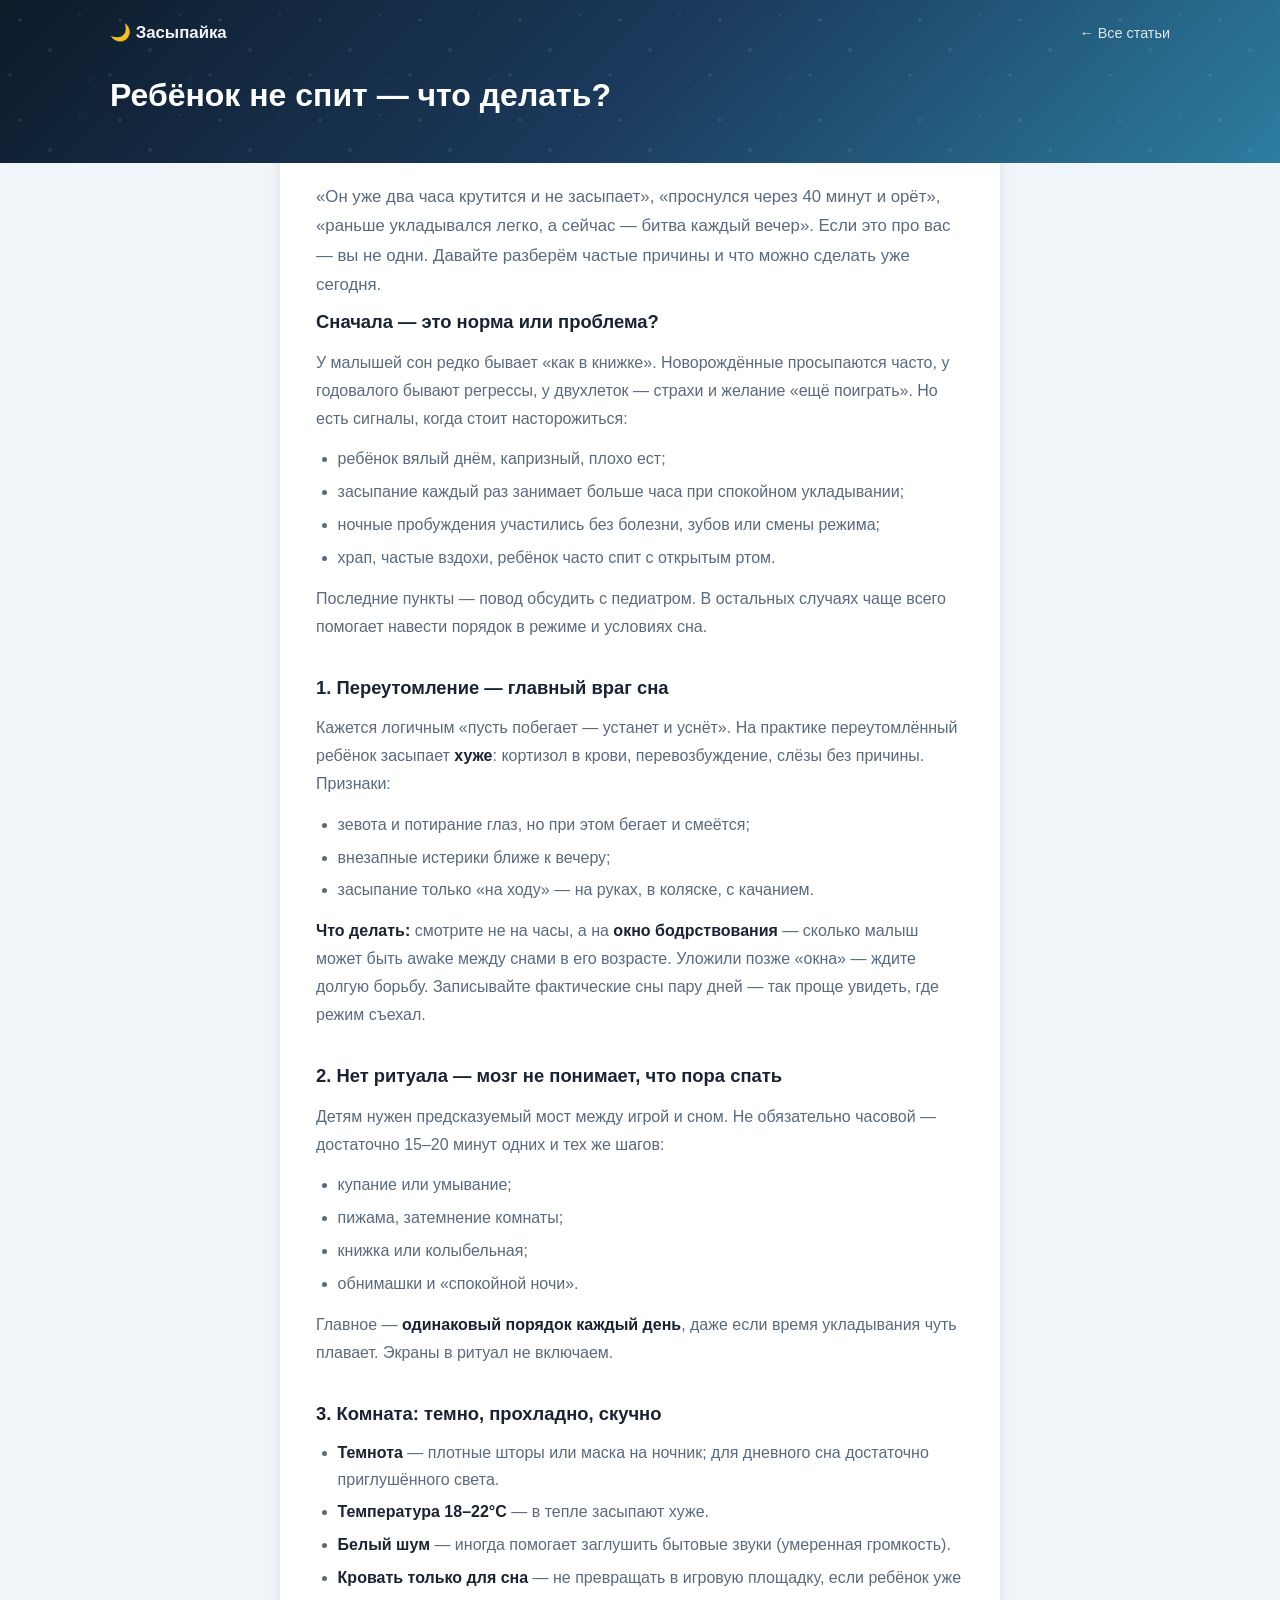
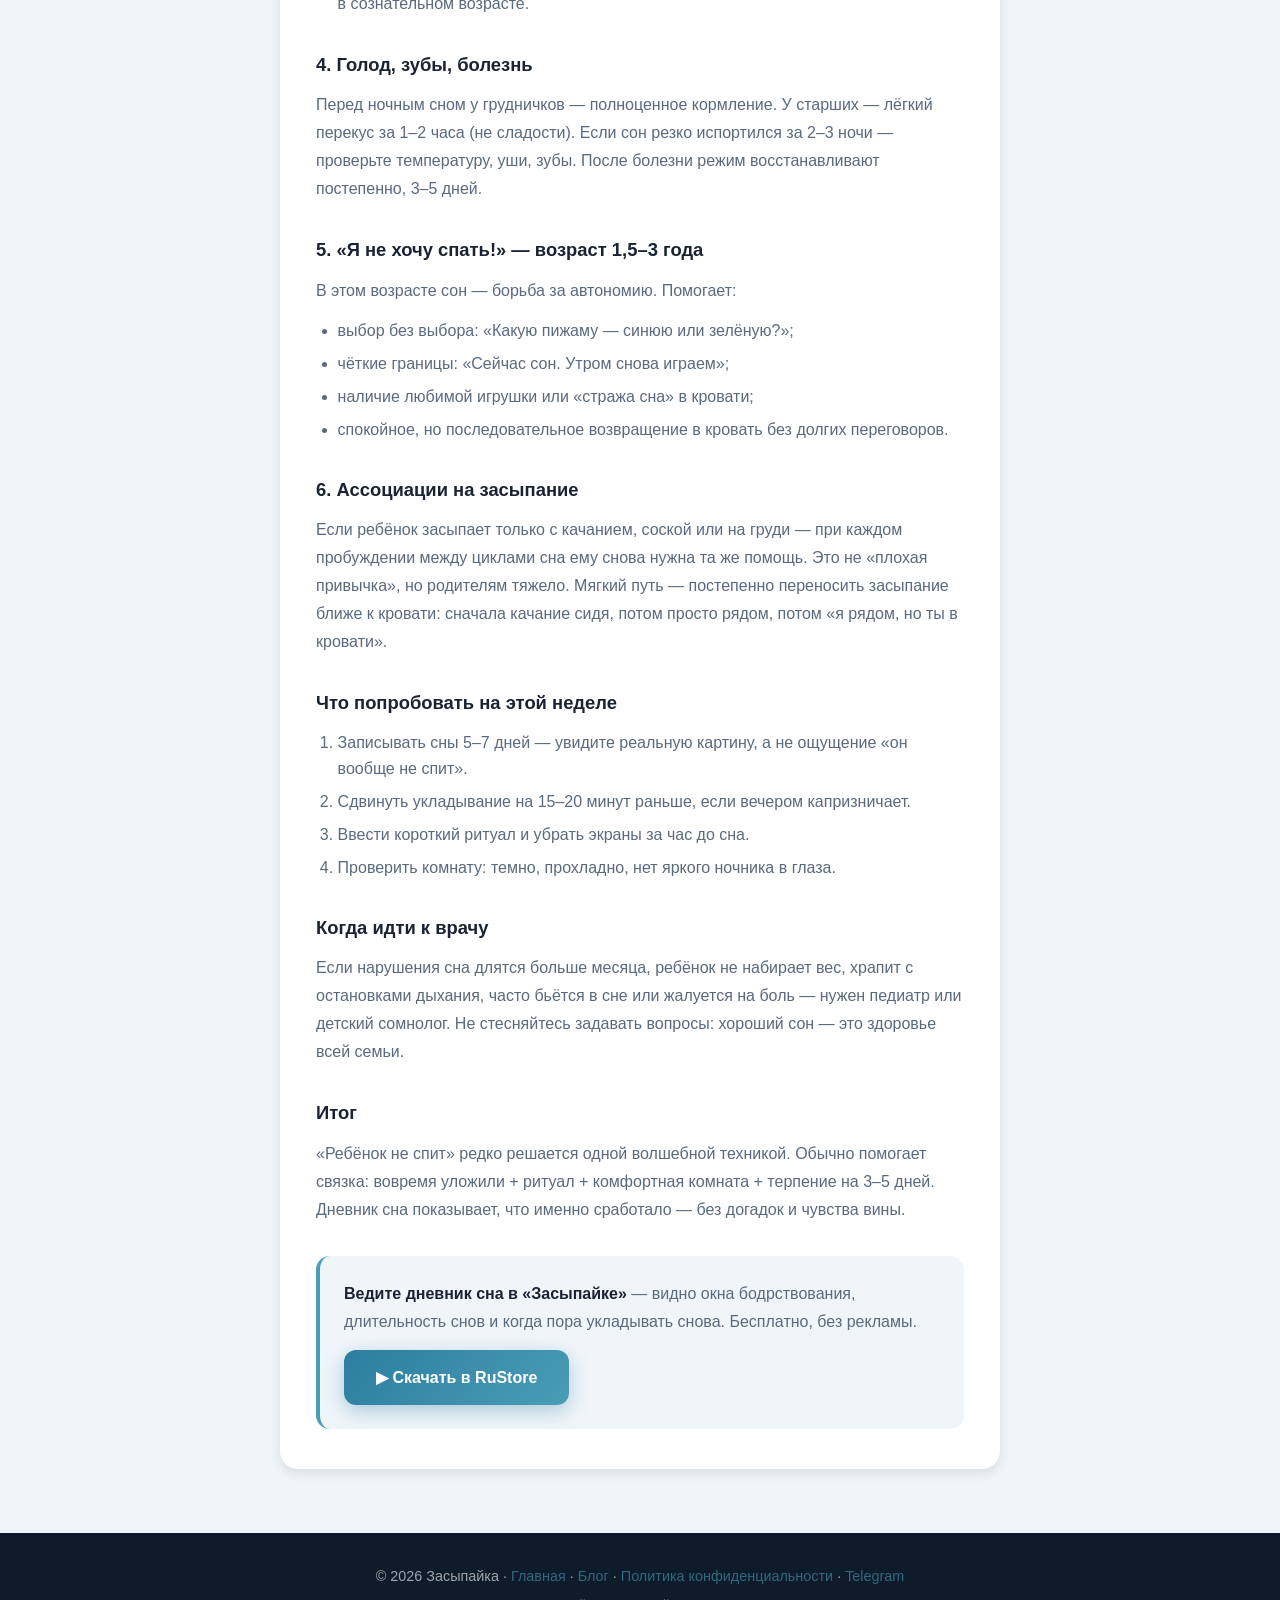
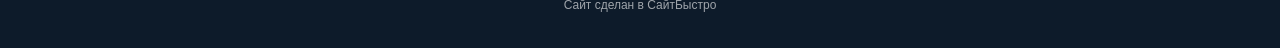
<file: blog/rebenok-ne-spit/index.html>
<!DOCTYPE html>
<html lang="ru">
<head>
    <meta charset="UTF-8">
    <meta name="viewport" content="width=device-width, initial-scale=1.0">
    <title>Ребёнок не спит — что делать? — Засыпайка</title>
    <meta name="description" content="Почему ребёнок не засыпает, часто просыпается и капризничает перед сном? Практические советы для родителей: режим, ритуал, комната, переутомление.">
    <link rel="icon" href="/icon.png">
    <link rel="stylesheet" href="/style.css">
</head>
<body>

    <header class="page-header">
        <div class="container">
            <nav class="page-nav">
                <a href="/" class="page-brand">🌙 Засыпайка</a>
                <a href="/blog/" class="page-back">← Все статьи</a>
            </nav>
            <h1>Ребёнок не спит — что делать?</h1>
        </div>
    </header>

    <main class="legal-main">
        <div class="container">
            <article class="legal-card article-card">

                <p class="article-lead">«Он уже два часа крутится и не засыпает», «проснулся через 40 минут и орёт», «раньше укладывался легко, а сейчас — битва каждый вечер». Если это про вас — вы не одни. Давайте разберём частые причины и что можно сделать уже сегодня.</p>

                <h2>Сначала — это норма или проблема?</h2>
                <p>У малышей сон редко бывает «как в книжке». Новорождённые просыпаются часто, у годовалого бывают регрессы, у двухлеток — страхи и желание «ещё поиграть». Но есть сигналы, когда стоит насторожиться:</p>
                <ul>
                    <li>ребёнок вялый днём, капризный, плохо ест;</li>
                    <li>засыпание каждый раз занимает больше часа при спокойном укладывании;</li>
                    <li>ночные пробуждения участились без болезни, зубов или смены режима;</li>
                    <li>храп, частые вздохи, ребёнок часто спит с открытым ртом.</li>
                </ul>
                <p>Последние пункты — повод обсудить с педиатром. В остальных случаях чаще всего помогает навести порядок в режиме и условиях сна.</p>

                <h2>1. Переутомление — главный враг сна</h2>
                <p>Кажется логичным «пусть побегает — устанет и уснёт». На практике переутомлённый ребёнок засыпает <strong>хуже</strong>: кортизол в крови, перевозбуждение, слёзы без причины. Признаки:</p>
                <ul>
                    <li>зевота и потирание глаз, но при этом бегает и смеётся;</li>
                    <li>внезапные истерики ближе к вечеру;</li>
                    <li>засыпание только «на ходу» — на руках, в коляске, с качанием.</li>
                </ul>
                <p><strong>Что делать:</strong> смотрите не на часы, а на <strong>окно бодрствования</strong> — сколько малыш может быть awake между снами в его возрасте. Уложили позже «окна» — ждите долгую борьбу. Записывайте фактические сны пару дней — так проще увидеть, где режим съехал.</p>

                <h2>2. Нет ритуала — мозг не понимает, что пора спать</h2>
                <p>Детям нужен предсказуемый мост между игрой и сном. Не обязательно часовой — достаточно 15–20 минут одних и тех же шагов:</p>
                <ul>
                    <li>купание или умывание;</li>
                    <li>пижама, затемнение комнаты;</li>
                    <li>книжка или колыбельная;</li>
                    <li>обнимашки и «спокойной ночи».</li>
                </ul>
                <p>Главное — <strong>одинаковый порядок каждый день</strong>, даже если время укладывания чуть плавает. Экраны в ритуал не включаем.</p>

                <h2>3. Комната: темно, прохладно, скучно</h2>
                <ul>
                    <li><strong>Темнота</strong> — плотные шторы или маска на ночник; для дневного сна достаточно приглушённого света.</li>
                    <li><strong>Температура 18–22°C</strong> — в тепле засыпают хуже.</li>
                    <li><strong>Белый шум</strong> — иногда помогает заглушить бытовые звуки (умеренная громкость).</li>
                    <li><strong>Кровать только для сна</strong> — не превращать в игровую площадку, если ребёнок уже в сознательном возрасте.</li>
                </ul>

                <h2>4. Голод, зубы, болезнь</h2>
                <p>Перед ночным сном у грудничков — полноценное кормление. У старших — лёгкий перекус за 1–2 часа (не сладости). Если сон резко испортился за 2–3 ночи — проверьте температуру, уши, зубы. После болезни режим восстанавливают постепенно, 3–5 дней.</p>

                <h2>5. «Я не хочу спать!» — возраст 1,5–3 года</h2>
                <p>В этом возрасте сон — борьба за автономию. Помогает:</p>
                <ul>
                    <li>выбор без выбора: «Какую пижаму — синюю или зелёную?»;</li>
                    <li>чёткие границы: «Сейчас сон. Утром снова играем»;</li>
                    <li>наличие любимой игрушки или «стража сна» в кровати;</li>
                    <li>спокойное, но последовательное возвращение в кровать без долгих переговоров.</li>
                </ul>

                <h2>6. Ассоциации на засыпание</h2>
                <p>Если ребёнок засыпает только с качанием, соской или на груди — при каждом пробуждении между циклами сна ему снова нужна та же помощь. Это не «плохая привычка», но родителям тяжело. Мягкий путь — постепенно переносить засыпание ближе к кровати: сначала качание сидя, потом просто рядом, потом «я рядом, но ты в кровати».</p>

                <h2>Что попробовать на этой неделе</h2>
                <ol>
                    <li>Записывать сны 5–7 дней — увидите реальную картину, а не ощущение «он вообще не спит».</li>
                    <li>Сдвинуть укладывание на 15–20 минут раньше, если вечером капризничает.</li>
                    <li>Ввести короткий ритуал и убрать экраны за час до сна.</li>
                    <li>Проверить комнату: темно, прохладно, нет яркого ночника в глаза.</li>
                </ol>

                <h2>Когда идти к врачу</h2>
                <p>Если нарушения сна длятся больше месяца, ребёнок не набирает вес, храпит с остановками дыхания, часто бьётся в сне или жалуется на боль — нужен педиатр или детский сомнолог. Не стесняйтесь задавать вопросы: хороший сон — это здоровье всей семьи.</p>

                <h2>Итог</h2>
                <p>«Ребёнок не спит» редко решается одной волшебной техникой. Обычно помогает связка: вовремя уложили + ритуал + комфортная комната + терпение на 3–5 дней. Дневник сна показывает, что именно сработало — без догадок и чувства вины.</p>

                <div class="article-cta">
                    <p><strong>Ведите дневник сна в «Засыпайке»</strong> — видно окна бодрствования, длительность снов и когда пора укладывать снова. Бесплатно, без рекламы.</p>
                    <a href="https://www.rustore.ru/catalog/app/aldtoll.zizz" class="btn" target="_blank" rel="noopener">▶ Скачать в RuStore</a>
                </div>

            </article>
        </div>
    </main>

    <footer>
        <div class="container">
            <p>© 2026 Засыпайка · <a href="/">Главная</a> · <a href="/blog/">Блог</a> · <a href="/privacy/">Политика конфиденциальности</a> · <a href="https://t.me/aldtoll" target="_blank" rel="noopener">Telegram</a></p>
            <p style="margin-top:8px;font-size:.75rem;opacity:.6;">Сайт сделан в <a href="https://sitebystro.ru" target="_blank" rel="dofollow" style="color:inherit;">СайтБыстро</a></p>
        </div>
    </footer>

</body>
</html>
</file>
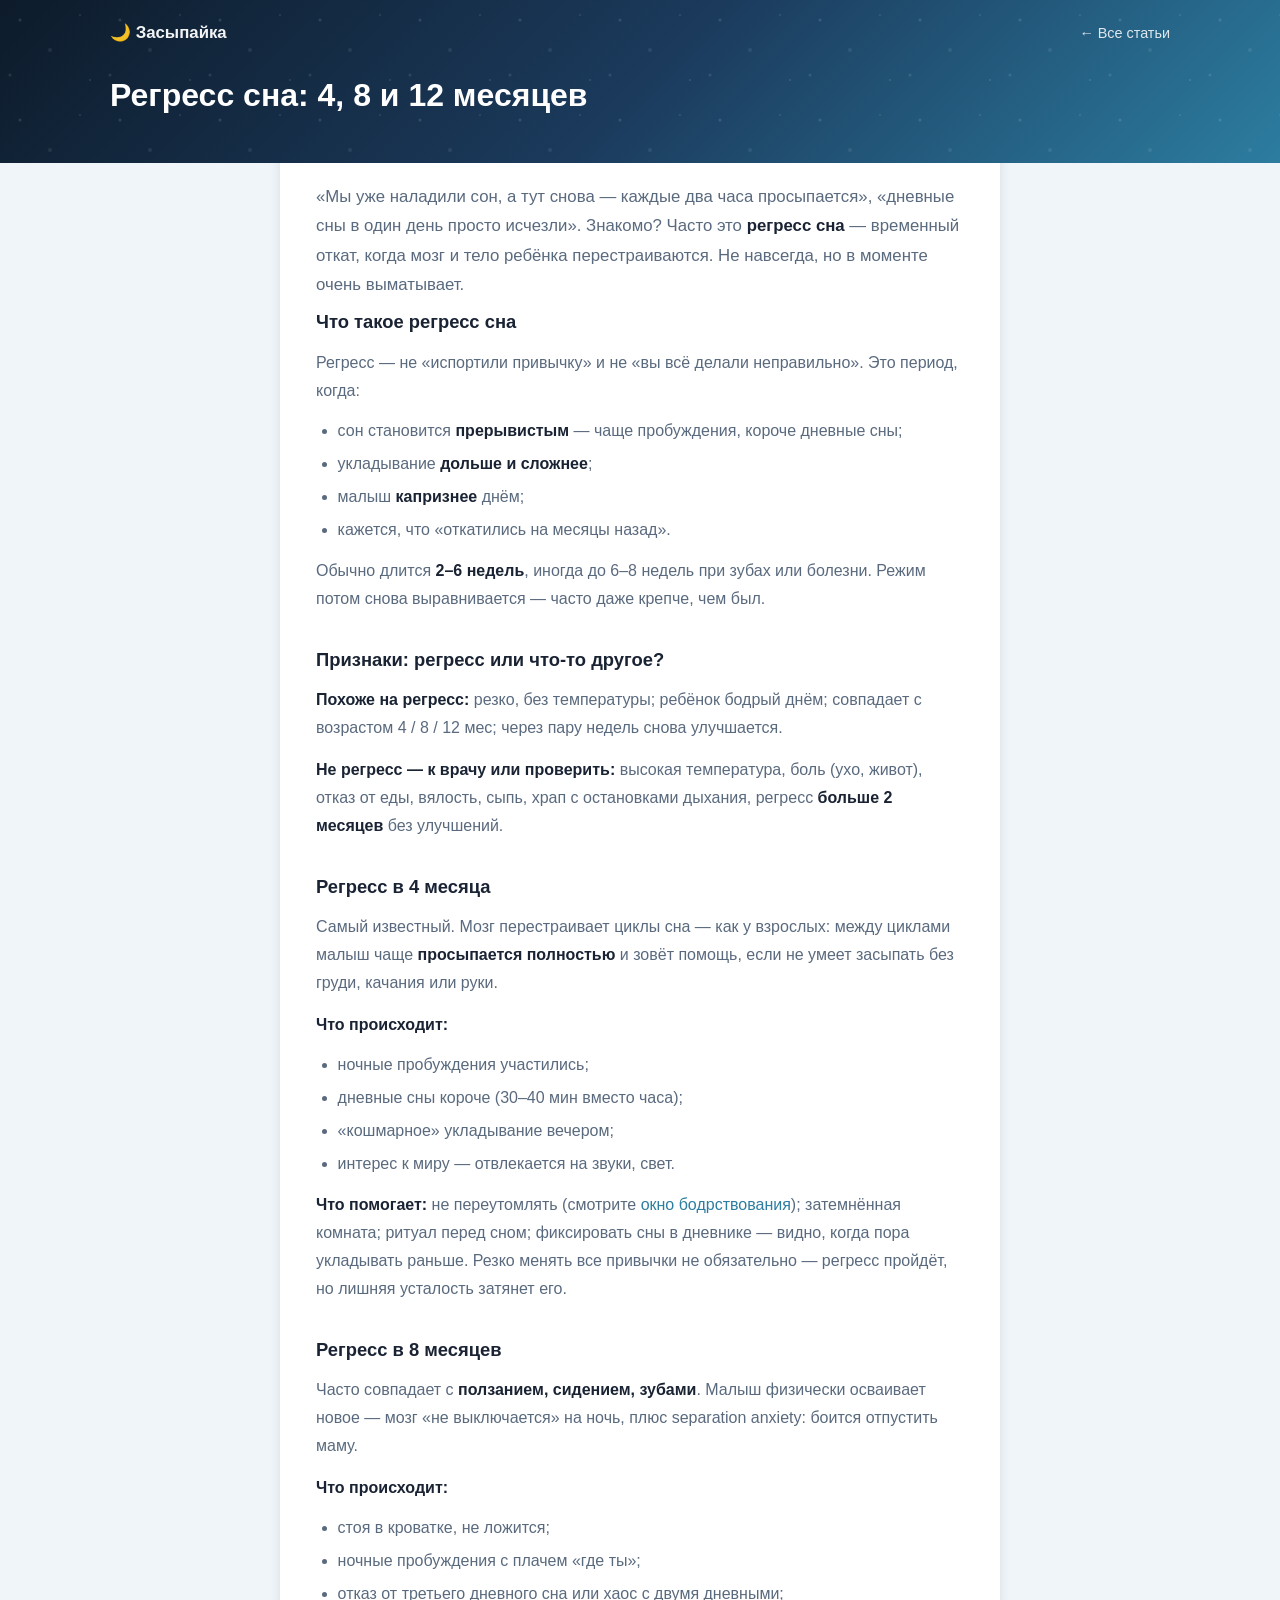
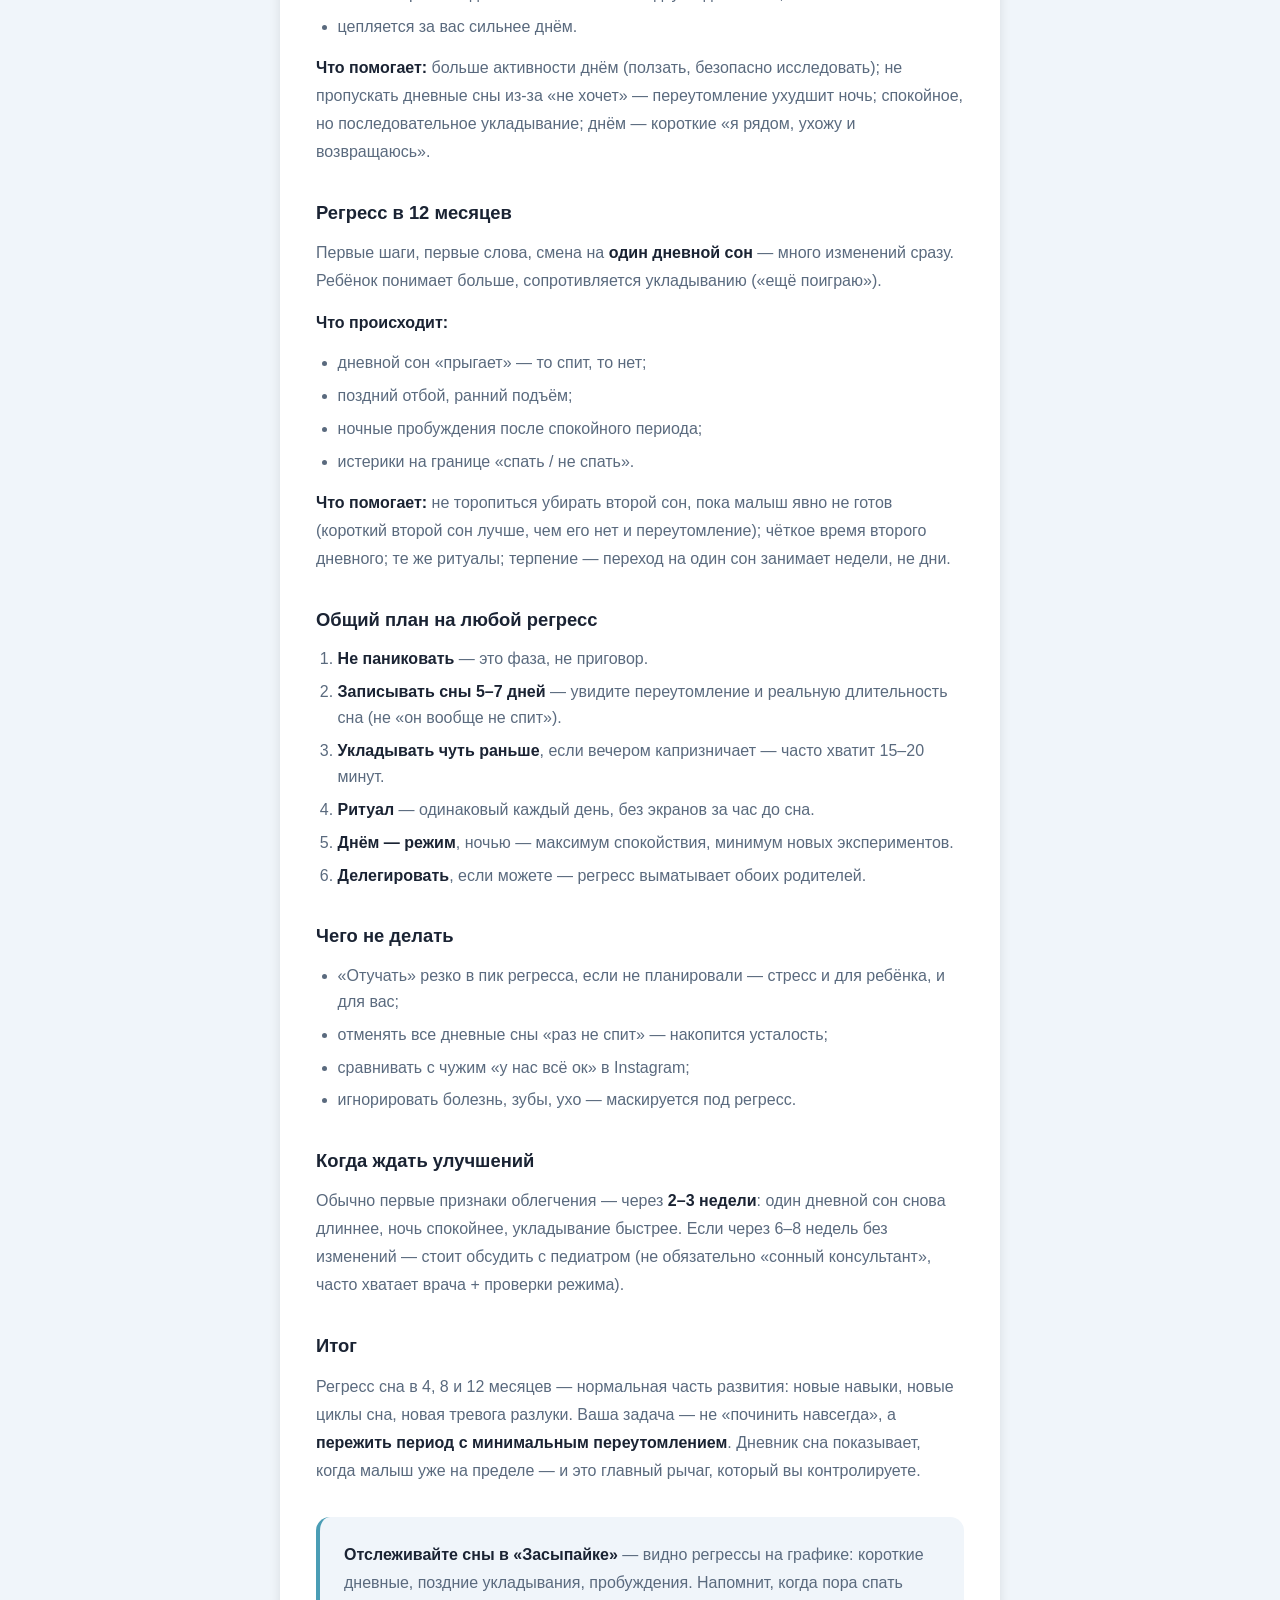
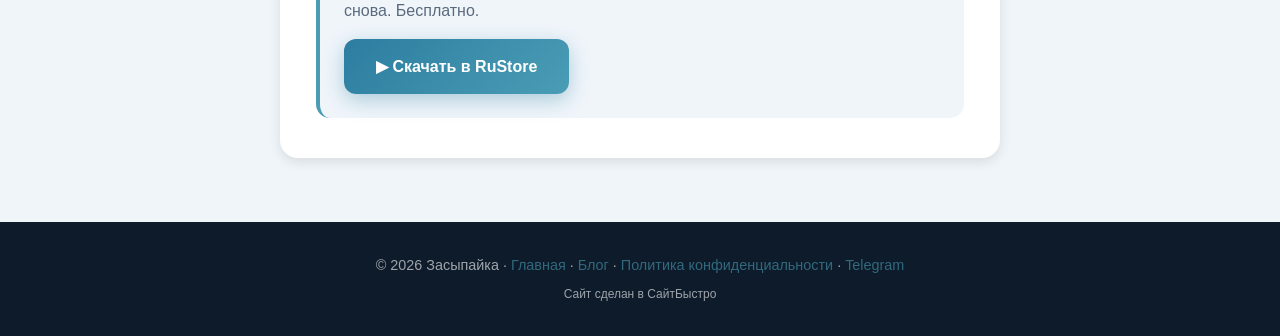
<file: blog/regress-sna/index.html>
<!DOCTYPE html>
<html lang="ru">
<head>
    <meta charset="UTF-8">
    <meta name="viewport" content="width=device-width, initial-scale=1.0">
    <title>Регресс сна у ребёнка: 4, 8 и 12 месяцев — Засыпайка</title>
    <meta name="description" content="Что такое регресс сна в 4, 8 и 12 месяцев: признаки, сколько длится и что делать родителям. Почему малыш снова плохо спит и как пережить без паники.">
    <link rel="icon" href="/icon.png">
    <link rel="stylesheet" href="/style.css">
</head>
<body>

    <header class="page-header">
        <div class="container">
            <nav class="page-nav">
                <a href="/" class="page-brand">🌙 Засыпайка</a>
                <a href="/blog/" class="page-back">← Все статьи</a>
            </nav>
            <h1>Регресс сна: 4, 8 и 12 месяцев</h1>
        </div>
    </header>

    <main class="legal-main">
        <div class="container">
            <article class="legal-card article-card">

                <p class="article-lead">«Мы уже наладили сон, а тут снова — каждые два часа просыпается», «дневные сны в один день просто исчезли». Знакомо? Часто это <strong>регресс сна</strong> — временный откат, когда мозг и тело ребёнка перестраиваются. Не навсегда, но в моменте очень выматывает.</p>

                <h2>Что такое регресс сна</h2>
                <p>Регресс — не «испортили привычку» и не «вы всё делали неправильно». Это период, когда:</p>
                <ul>
                    <li>сон становится <strong>прерывистым</strong> — чаще пробуждения, короче дневные сны;</li>
                    <li>укладывание <strong>дольше и сложнее</strong>;</li>
                    <li>малыш <strong>капризнее</strong> днём;</li>
                    <li>кажется, что «откатились на месяцы назад».</li>
                </ul>
                <p>Обычно длится <strong>2–6 недель</strong>, иногда до 6–8 недель при зубах или болезни. Режим потом снова выравнивается — часто даже крепче, чем был.</p>

                <h2>Признаки: регресс или что-то другое?</h2>
                <p><strong>Похоже на регресс:</strong> резко, без температуры; ребёнок бодрый днём; совпадает с возрастом 4 / 8 / 12 мес; через пару недель снова улучшается.</p>
                <p><strong>Не регресс — к врачу или проверить:</strong> высокая температура, боль (ухо, живот), отказ от еды, вялость, сыпь, храп с остановками дыхания, регресс <strong>больше 2 месяцев</strong> без улучшений.</p>

                <h2>Регресс в 4 месяца</h2>
                <p>Самый известный. Мозг перестраивает циклы сна — как у взрослых: между циклами малыш чаще <strong>просыпается полностью</strong> и зовёт помощь, если не умеет засыпать без груди, качания или руки.</p>
                <p><strong>Что происходит:</strong></p>
                <ul>
                    <li>ночные пробуждения участились;</li>
                    <li>дневные сны короче (30–40 мин вместо часа);</li>
                    <li>«кошмарное» укладывание вечером;</li>
                    <li>интерес к миру — отвлекается на звуки, свет.</li>
                </ul>
                <p><strong>Что помогает:</strong> не переутомлять (смотрите <a href="/blog/rebenok-ne-spit/">окно бодрствования</a>); затемнённая комната; ритуал перед сном; фиксировать сны в дневнике — видно, когда пора укладывать раньше. Резко менять все привычки не обязательно — регресс пройдёт, но лишняя усталость затянет его.</p>

                <h2>Регресс в 8 месяцев</h2>
                <p>Часто совпадает с <strong>ползанием, сидением, зубами</strong>. Малыш физически осваивает новое — мозг «не выключается» на ночь, плюс separation anxiety: боится отпустить маму.</p>
                <p><strong>Что происходит:</strong></p>
                <ul>
                    <li>стоя в кроватке, не ложится;</li>
                    <li>ночные пробуждения с плачем «где ты»;</li>
                    <li>отказ от третьего дневного сна или хаос с двумя дневными;</li>
                    <li>цепляется за вас сильнее днём.</li>
                </ul>
                <p><strong>Что помогает:</strong> больше активности днём (ползать, безопасно исследовать); не пропускать дневные сны из‑за «не хочет» — переутомление ухудшит ночь; спокойное, но последовательное укладывание; днём — короткие «я рядом, ухожу и возвращаюсь».</p>

                <h2>Регресс в 12 месяцев</h2>
                <p>Первые шаги, первые слова, смена на <strong>один дневной сон</strong> — много изменений сразу. Ребёнок понимает больше, сопротивляется укладыванию («ещё поиграю»).</p>
                <p><strong>Что происходит:</strong></p>
                <ul>
                    <li>дневной сон «прыгает» — то спит, то нет;</li>
                    <li>поздний отбой, ранний подъём;</li>
                    <li>ночные пробуждения после спокойного периода;</li>
                    <li>истерики на границе «спать / не спать».</li>
                </ul>
                <p><strong>Что помогает:</strong> не торопиться убирать второй сон, пока малыш явно не готов (короткий второй сон лучше, чем его нет и переутомление); чёткое время второго дневного; те же ритуалы; терпение — переход на один сон занимает недели, не дни.</p>

                <h2>Общий план на любой регресс</h2>
                <ol>
                    <li><strong>Не паниковать</strong> — это фаза, не приговор.</li>
                    <li><strong>Записывать сны 5–7 дней</strong> — увидите переутомление и реальную длительность сна (не «он вообще не спит»).</li>
                    <li><strong>Укладывать чуть раньше</strong>, если вечером капризничает — часто хватит 15–20 минут.</li>
                    <li><strong>Ритуал</strong> — одинаковый каждый день, без экранов за час до сна.</li>
                    <li><strong>Днём — режим</strong>, ночью — максимум спокойствия, минимум новых экспериментов.</li>
                    <li><strong>Делегировать</strong>, если можете — регресс выматывает обоих родителей.</li>
                </ol>

                <h2>Чего не делать</h2>
                <ul>
                    <li>«Отучать» резко в пик регресса, если не планировали — стресс и для ребёнка, и для вас;</li>
                    <li>отменять все дневные сны «раз не спит» — накопится усталость;</li>
                    <li>сравнивать с чужим «у нас всё ок» в Instagram;</li>
                    <li>игнорировать болезнь, зубы, ухо — маскируется под регресс.</li>
                </ul>

                <h2>Когда ждать улучшений</h2>
                <p>Обычно первые признаки облегчения — через <strong>2–3 недели</strong>: один дневной сон снова длиннее, ночь спокойнее, укладывание быстрее. Если через 6–8 недель без изменений — стоит обсудить с педиатром (не обязательно «сонный консультант», часто хватает врача + проверки режима).</p>

                <h2>Итог</h2>
                <p>Регресс сна в 4, 8 и 12 месяцев — нормальная часть развития: новые навыки, новые циклы сна, новая тревога разлуки. Ваша задача — не «починить навсегда», а <strong>пережить период с минимальным переутомлением</strong>. Дневник сна показывает, когда малыш уже на пределе — и это главный рычаг, который вы контролируете.</p>

                <div class="article-cta">
                    <p><strong>Отслеживайте сны в «Засыпайке»</strong> — видно регрессы на графике: короткие дневные, поздние укладывания, пробуждения. Напомнит, когда пора спать снова. Бесплатно.</p>
                    <a href="https://www.rustore.ru/catalog/app/aldtoll.zizz" class="btn" target="_blank" rel="noopener">▶ Скачать в RuStore</a>
                </div>

            </article>
        </div>
    </main>

    <footer>
        <div class="container">
            <p>© 2026 Засыпайка · <a href="/">Главная</a> · <a href="/blog/">Блог</a> · <a href="/privacy/">Политика конфиденциальности</a> · <a href="https://t.me/aldtoll" target="_blank" rel="noopener">Telegram</a></p>
            <p style="margin-top:8px;font-size:.75rem;opacity:.6;">Сайт сделан в <a href="https://sitebystro.ru" target="_blank" rel="dofollow" style="color:inherit;">СайтБыстро</a></p>
        </div>
    </footer>

</body>
</html>
</file>
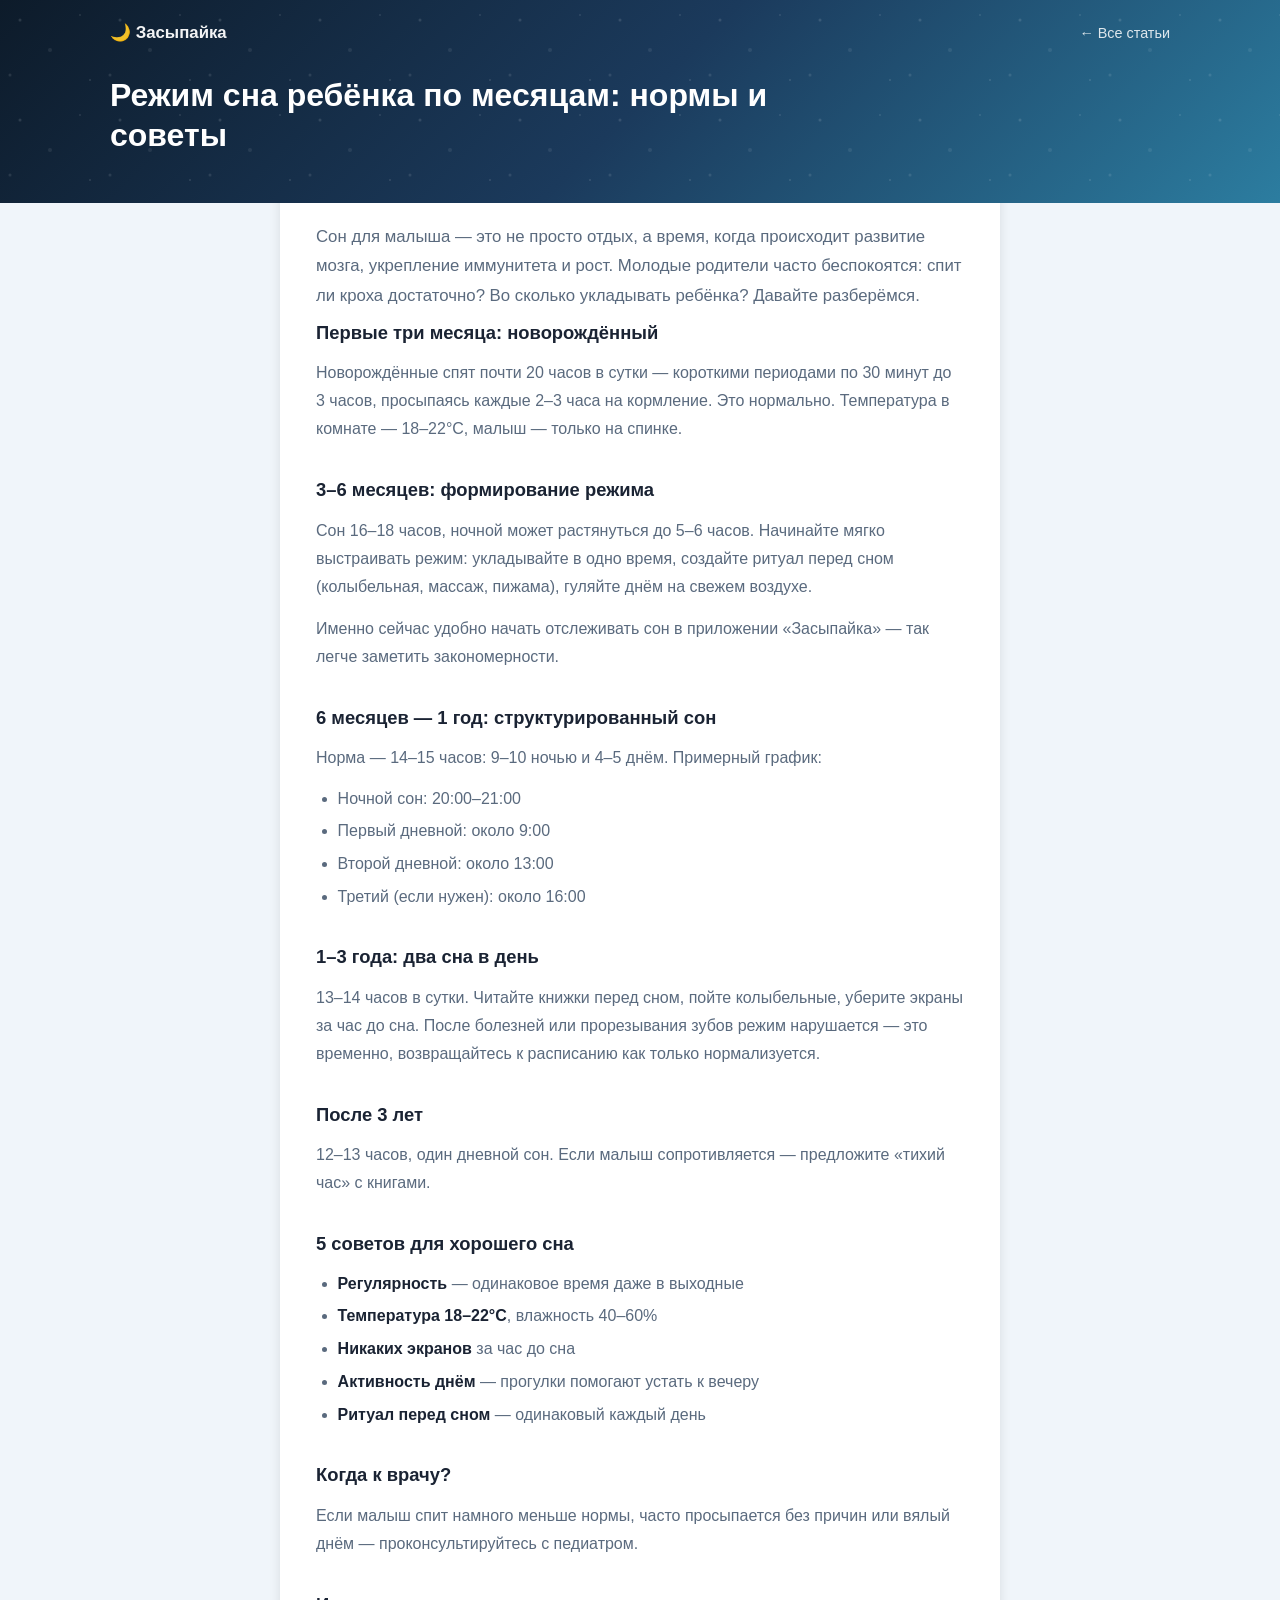
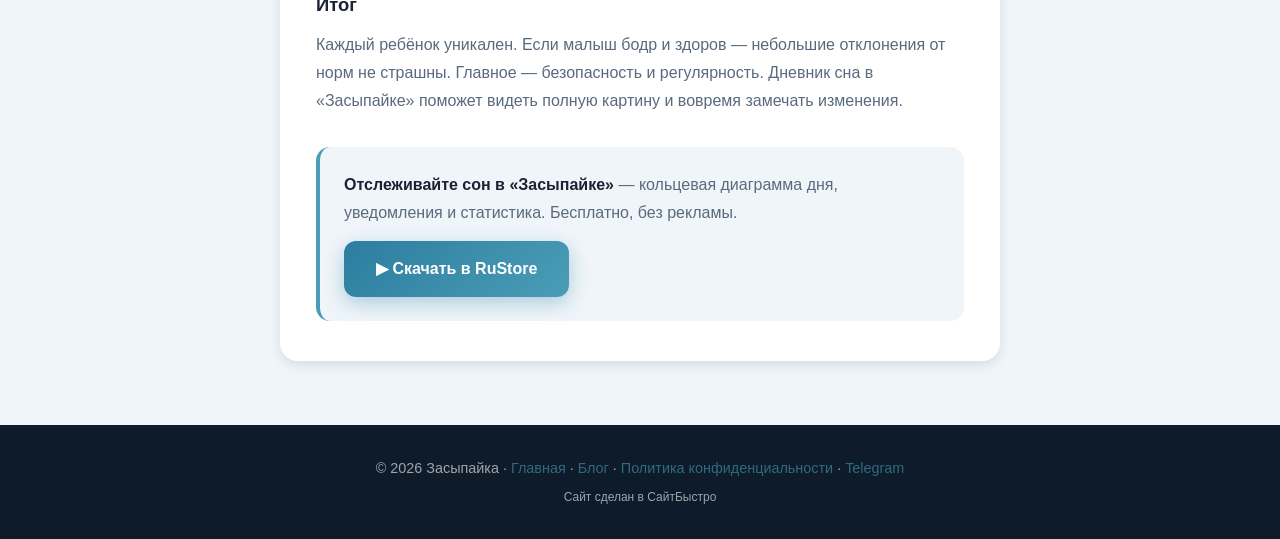
<file: blog/rezhim-sna-rebenka/index.html>
<!DOCTYPE html>
<html lang="ru">
<head>
    <meta charset="UTF-8">
    <meta name="viewport" content="width=device-width, initial-scale=1.0">
    <title>Режим сна ребёнка по месяцам: нормы и советы — Засыпайка</title>
    <meta name="description" content="Сколько должен спать ребёнок в разном возрасте? Нормы сна от рождения до 3 лет, советы по укладыванию и выстраиванию режима.">
    <link rel="icon" href="/icon.png">
    <link rel="stylesheet" href="/style.css">
</head>
<body>

    <header class="page-header">
        <div class="container">
            <nav class="page-nav">
                <a href="/" class="page-brand">🌙 Засыпайка</a>
                <a href="/blog/" class="page-back">← Все статьи</a>
            </nav>
            <h1>Режим сна ребёнка по месяцам: нормы и советы</h1>
        </div>
    </header>

    <main class="legal-main">
        <div class="container">
            <article class="legal-card article-card">

                <p class="article-lead">Сон для малыша — это не просто отдых, а время, когда происходит развитие мозга, укрепление иммунитета и рост. Молодые родители часто беспокоятся: спит ли кроха достаточно? Во сколько укладывать ребёнка? Давайте разберёмся.</p>

                <h2>Первые три месяца: новорождённый</h2>
                <p>Новорождённые спят почти 20 часов в сутки — короткими периодами по 30 минут до 3 часов, просыпаясь каждые 2–3 часа на кормление. Это нормально. Температура в комнате — 18–22°C, малыш — только на спинке.</p>

                <h2>3–6 месяцев: формирование режима</h2>
                <p>Сон 16–18 часов, ночной может растянуться до 5–6 часов. Начинайте мягко выстраивать режим: укладывайте в одно время, создайте ритуал перед сном (колыбельная, массаж, пижама), гуляйте днём на свежем воздухе.</p>
                <p>Именно сейчас удобно начать отслеживать сон в приложении «Засыпайка» — так легче заметить закономерности.</p>

                <h2>6 месяцев — 1 год: структурированный сон</h2>
                <p>Норма — 14–15 часов: 9–10 ночью и 4–5 днём. Примерный график:</p>
                <ul>
                    <li>Ночной сон: 20:00–21:00</li>
                    <li>Первый дневной: около 9:00</li>
                    <li>Второй дневной: около 13:00</li>
                    <li>Третий (если нужен): около 16:00</li>
                </ul>

                <h2>1–3 года: два сна в день</h2>
                <p>13–14 часов в сутки. Читайте книжки перед сном, пойте колыбельные, уберите экраны за час до сна. После болезней или прорезывания зубов режим нарушается — это временно, возвращайтесь к расписанию как только нормализуется.</p>

                <h2>После 3 лет</h2>
                <p>12–13 часов, один дневной сон. Если малыш сопротивляется — предложите «тихий час» с книгами.</p>

                <h2>5 советов для хорошего сна</h2>
                <ul>
                    <li><strong>Регулярность</strong> — одинаковое время даже в выходные</li>
                    <li><strong>Температура 18–22°C</strong>, влажность 40–60%</li>
                    <li><strong>Никаких экранов</strong> за час до сна</li>
                    <li><strong>Активность днём</strong> — прогулки помогают устать к вечеру</li>
                    <li><strong>Ритуал перед сном</strong> — одинаковый каждый день</li>
                </ul>

                <h2>Когда к врачу?</h2>
                <p>Если малыш спит намного меньше нормы, часто просыпается без причин или вялый днём — проконсультируйтесь с педиатром.</p>

                <h2>Итог</h2>
                <p>Каждый ребёнок уникален. Если малыш бодр и здоров — небольшие отклонения от норм не страшны. Главное — безопасность и регулярность. Дневник сна в «Засыпайке» поможет видеть полную картину и вовремя замечать изменения.</p>

                <div class="article-cta">
                    <p><strong>Отслеживайте сон в «Засыпайке»</strong> — кольцевая диаграмма дня, уведомления и статистика. Бесплатно, без рекламы.</p>
                    <a href="https://www.rustore.ru/catalog/app/aldtoll.zizz" class="btn" target="_blank" rel="noopener">▶ Скачать в RuStore</a>
                </div>

            </article>
        </div>
    </main>

    <footer>
        <div class="container">
            <p>© 2026 Засыпайка · <a href="/">Главная</a> · <a href="/blog/">Блог</a> · <a href="/privacy/">Политика конфиденциальности</a> · <a href="https://t.me/aldtoll" target="_blank" rel="noopener">Telegram</a></p>
            <p style="margin-top:8px;font-size:.75rem;opacity:.6;">Сайт сделан в <a href="https://sitebystro.ru" target="_blank" rel="dofollow" style="color:inherit;">СайтБыстро</a></p>
        </div>
    </footer>

</body>
</html>
</file>
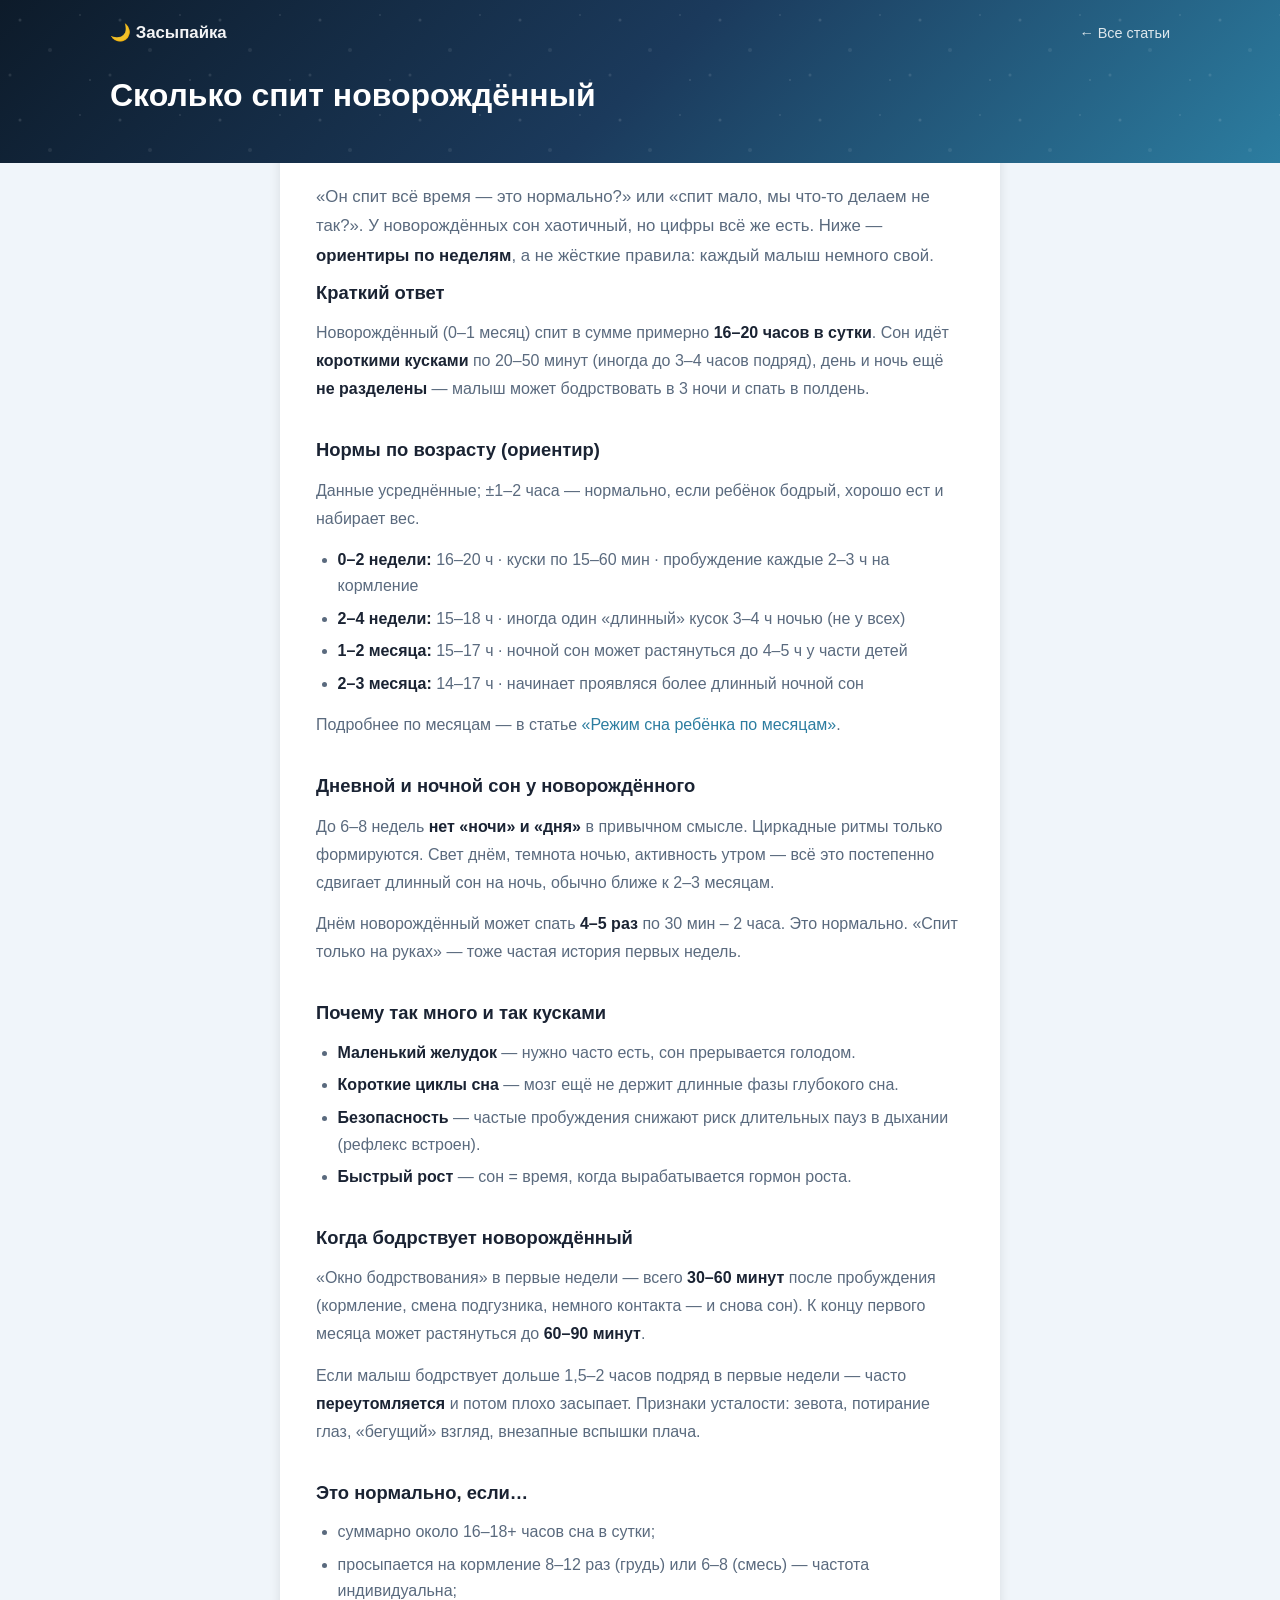
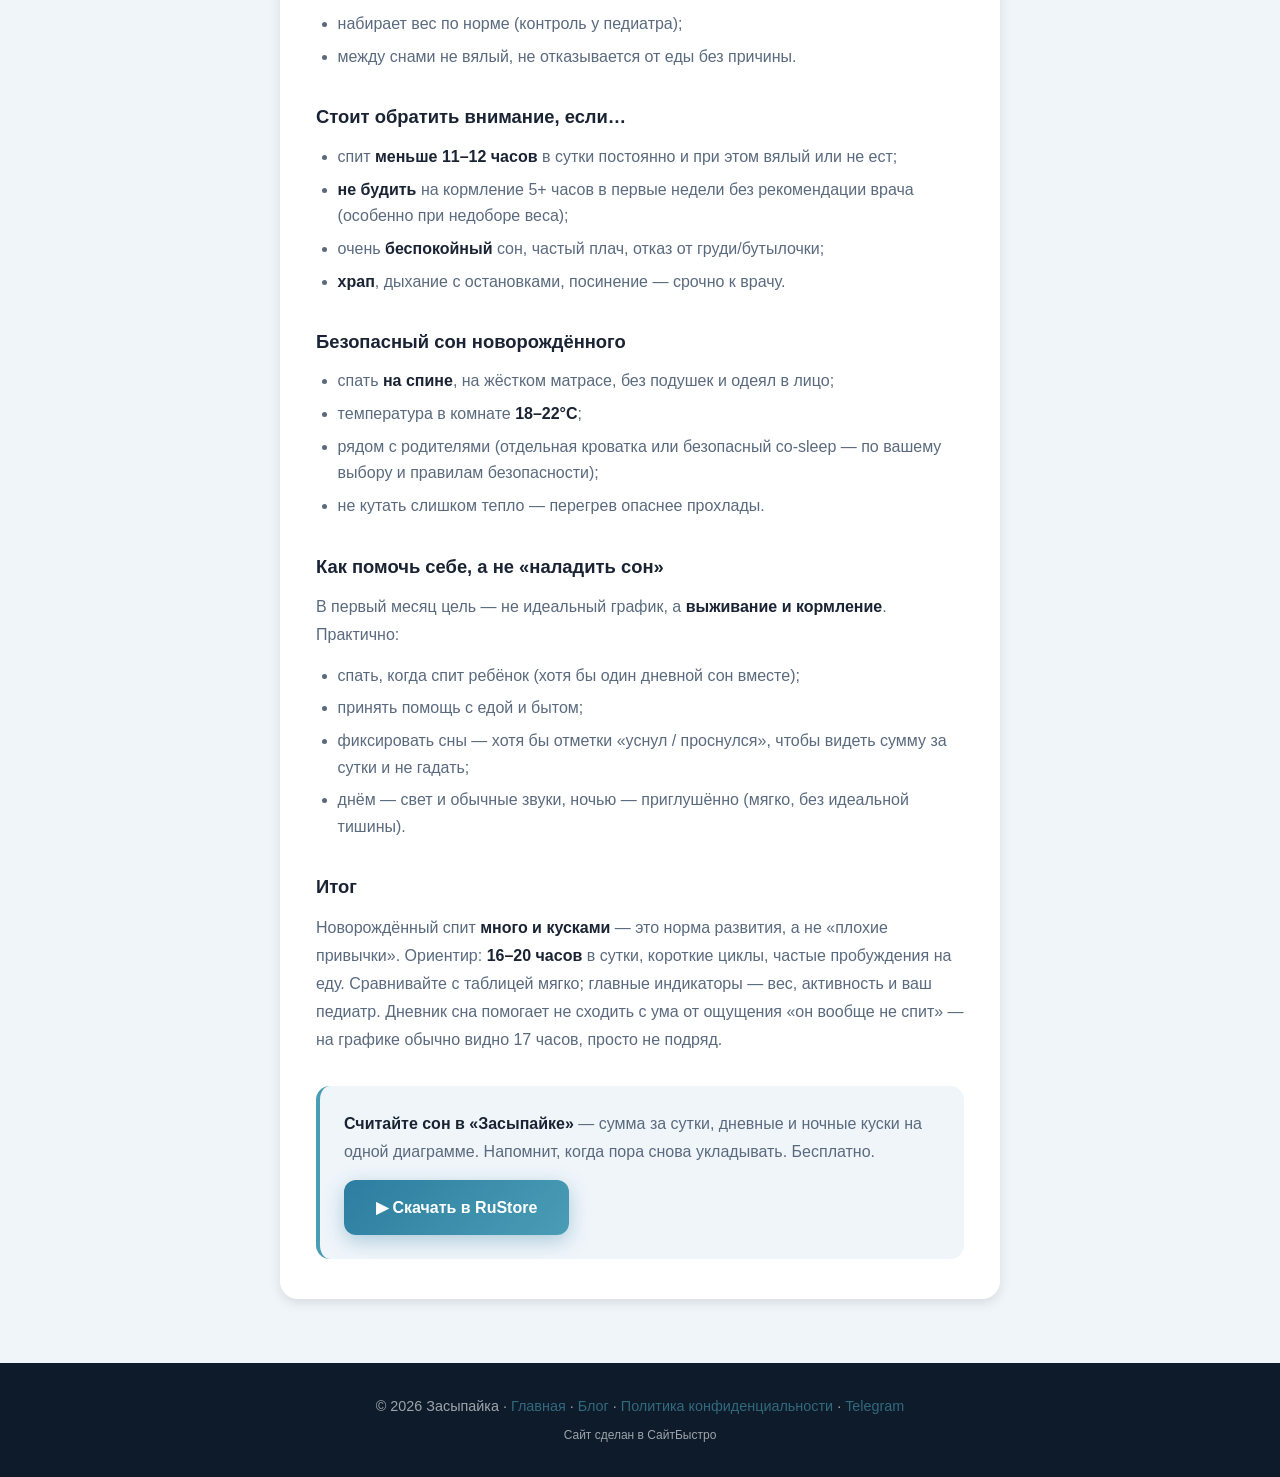
<file: blog/skolko-spit-novorozhdennyj/index.html>
<!DOCTYPE html>
<html lang="ru">
<head>
    <meta charset="UTF-8">
    <meta name="viewport" content="width=device-width, initial-scale=1.0">
    <title>Сколько спит новорождённый: нормы по неделям — Засыпайка</title>
    <meta name="description" content="Сколько часов в сутки спит новорождённый: нормы по неделям и месяцам, дневной и ночной сон, когда беспокоиться. Таблица для молодых родителей.">
    <link rel="icon" href="/icon.png">
    <link rel="stylesheet" href="/style.css">
</head>
<body>

    <header class="page-header">
        <div class="container">
            <nav class="page-nav">
                <a href="/" class="page-brand">🌙 Засыпайка</a>
                <a href="/blog/" class="page-back">← Все статьи</a>
            </nav>
            <h1>Сколько спит новорождённый</h1>
        </div>
    </header>

    <main class="legal-main">
        <div class="container">
            <article class="legal-card article-card">

                <p class="article-lead">«Он спит всё время — это нормально?» или «спит мало, мы что-то делаем не так?». У новорождённых сон хаотичный, но цифры всё же есть. Ниже — <strong>ориентиры по неделям</strong>, а не жёсткие правила: каждый малыш немного свой.</p>

                <h2>Краткий ответ</h2>
                <p>Новорождённый (0–1 месяц) спит в сумме примерно <strong>16–20 часов в сутки</strong>. Сон идёт <strong>короткими кусками</strong> по 20–50 минут (иногда до 3–4 часов подряд), день и ночь ещё <strong>не разделены</strong> — малыш может бодрствовать в 3 ночи и спать в полдень.</p>

                <h2>Нормы по возрасту (ориентир)</h2>
                <p>Данные усреднённые; ±1–2 часа — нормально, если ребёнок бодрый, хорошо ест и набирает вес.</p>
                <ul>
                    <li><strong>0–2 недели:</strong> 16–20 ч · куски по 15–60 мин · пробуждение каждые 2–3 ч на кормление</li>
                    <li><strong>2–4 недели:</strong> 15–18 ч · иногда один «длинный» кусок 3–4 ч ночью (не у всех)</li>
                    <li><strong>1–2 месяца:</strong> 15–17 ч · ночной сон может растянуться до 4–5 ч у части детей</li>
                    <li><strong>2–3 месяца:</strong> 14–17 ч · начинает проявляся более длинный ночной сон</li>
                </ul>
                <p>Подробнее по месяцам — в статье <a href="/blog/rezhim-sna-rebenka/">«Режим сна ребёнка по месяцам»</a>.</p>

                <h2>Дневной и ночной сон у новорождённого</h2>
                <p>До 6–8 недель <strong>нет «ночи» и «дня»</strong> в привычном смысле. Циркадные ритмы только формируются. Свет днём, темнота ночью, активность утром — всё это постепенно сдвигает длинный сон на ночь, обычно ближе к 2–3 месяцам.</p>
                <p>Днём новорождённый может спать <strong>4–5 раз</strong> по 30 мин – 2 часа. Это нормально. «Спит только на руках» — тоже частая история первых недель.</p>

                <h2>Почему так много и так кусками</h2>
                <ul>
                    <li><strong>Маленький желудок</strong> — нужно часто есть, сон прерывается голодом.</li>
                    <li><strong>Короткие циклы сна</strong> — мозг ещё не держит длинные фазы глубокого сна.</li>
                    <li><strong>Безопасность</strong> — частые пробуждения снижают риск длительных пауз в дыхании (рефлекс встроен).</li>
                    <li><strong>Быстрый рост</strong> — сон = время, когда вырабатывается гормон роста.</li>
                </ul>

                <h2>Когда бодрствует новорождённый</h2>
                <p>«Окно бодрствования» в первые недели — всего <strong>30–60 минут</strong> после пробуждения (кормление, смена подгузника, немного контакта — и снова сон). К концу первого месяца может растянуться до <strong>60–90 минут</strong>.</p>
                <p>Если малыш бодрствует дольше 1,5–2 часов подряд в первые недели — часто <strong>переутомляется</strong> и потом плохо засыпает. Признаки усталости: зевота, потирание глаз, «бегущий» взгляд, внезапные вспышки плача.</p>

                <h2>Это нормально, если…</h2>
                <ul>
                    <li>суммарно около 16–18+ часов сна в сутки;</li>
                    <li>просыпается на кормление 8–12 раз (грудь) или 6–8 (смесь) — частота индивидуальна;</li>
                    <li>набирает вес по норме (контроль у педиатра);</li>
                    <li>между снами не вялый, не отказывается от еды без причины.</li>
                </ul>

                <h2>Стоит обратить внимание, если…</h2>
                <ul>
                    <li>спит <strong>меньше 11–12 часов</strong> в сутки постоянно и при этом вялый или не ест;</li>
                    <li><strong>не будить</strong> на кормление 5+ часов в первые недели без рекомендации врача (особенно при недоборе веса);</li>
                    <li>очень <strong>беспокойный</strong> сон, частый плач, отказ от груди/бутылочки;</li>
                    <li><strong>храп</strong>, дыхание с остановками, посинение — срочно к врачу.</li>
                </ul>

                <h2>Безопасный сон новорождённого</h2>
                <ul>
                    <li>спать <strong>на спине</strong>, на жёстком матрасе, без подушек и одеял в лицо;</li>
                    <li>температура в комнате <strong>18–22°C</strong>;</li>
                    <li>рядом с родителями (отдельная кроватка или безопасный co-sleep — по вашему выбору и правилам безопасности);</li>
                    <li>не кутать слишком тепло — перегрев опаснее прохлады.</li>
                </ul>

                <h2>Как помочь себе, а не «наладить сон»</h2>
                <p>В первый месяц цель — не идеальный график, а <strong>выживание и кормление</strong>. Практично:</p>
                <ul>
                    <li>спать, когда спит ребёнок (хотя бы один дневной сон вместе);</li>
                    <li>принять помощь с едой и бытом;</li>
                    <li>фиксировать сны — хотя бы отметки «уснул / проснулся», чтобы видеть сумму за сутки и не гадать;</li>
                    <li>днём — свет и обычные звуки, ночью — приглушённо (мягко, без идеальной тишины).</li>
                </ul>

                <h2>Итог</h2>
                <p>Новорождённый спит <strong>много и кусками</strong> — это норма развития, а не «плохие привычки». Ориентир: <strong>16–20 часов</strong> в сутки, короткие циклы, частые пробуждения на еду. Сравнивайте с таблицей мягко; главные индикаторы — вес, активность и ваш педиатр. Дневник сна помогает не сходить с ума от ощущения «он вообще не спит» — на графике обычно видно 17 часов, просто не подряд.</p>

                <div class="article-cta">
                    <p><strong>Считайте сон в «Засыпайке»</strong> — сумма за сутки, дневные и ночные куски на одной диаграмме. Напомнит, когда пора снова укладывать. Бесплатно.</p>
                    <a href="https://www.rustore.ru/catalog/app/aldtoll.zizz" class="btn" target="_blank" rel="noopener">▶ Скачать в RuStore</a>
                </div>

            </article>
        </div>
    </main>

    <footer>
        <div class="container">
            <p>© 2026 Засыпайка · <a href="/">Главная</a> · <a href="/blog/">Блог</a> · <a href="/privacy/">Политика конфиденциальности</a> · <a href="https://t.me/aldtoll" target="_blank" rel="noopener">Telegram</a></p>
            <p style="margin-top:8px;font-size:.75rem;opacity:.6;">Сайт сделан в <a href="https://sitebystro.ru" target="_blank" rel="dofollow" style="color:inherit;">СайтБыстро</a></p>
        </div>
    </footer>

</body>
</html>
</file>
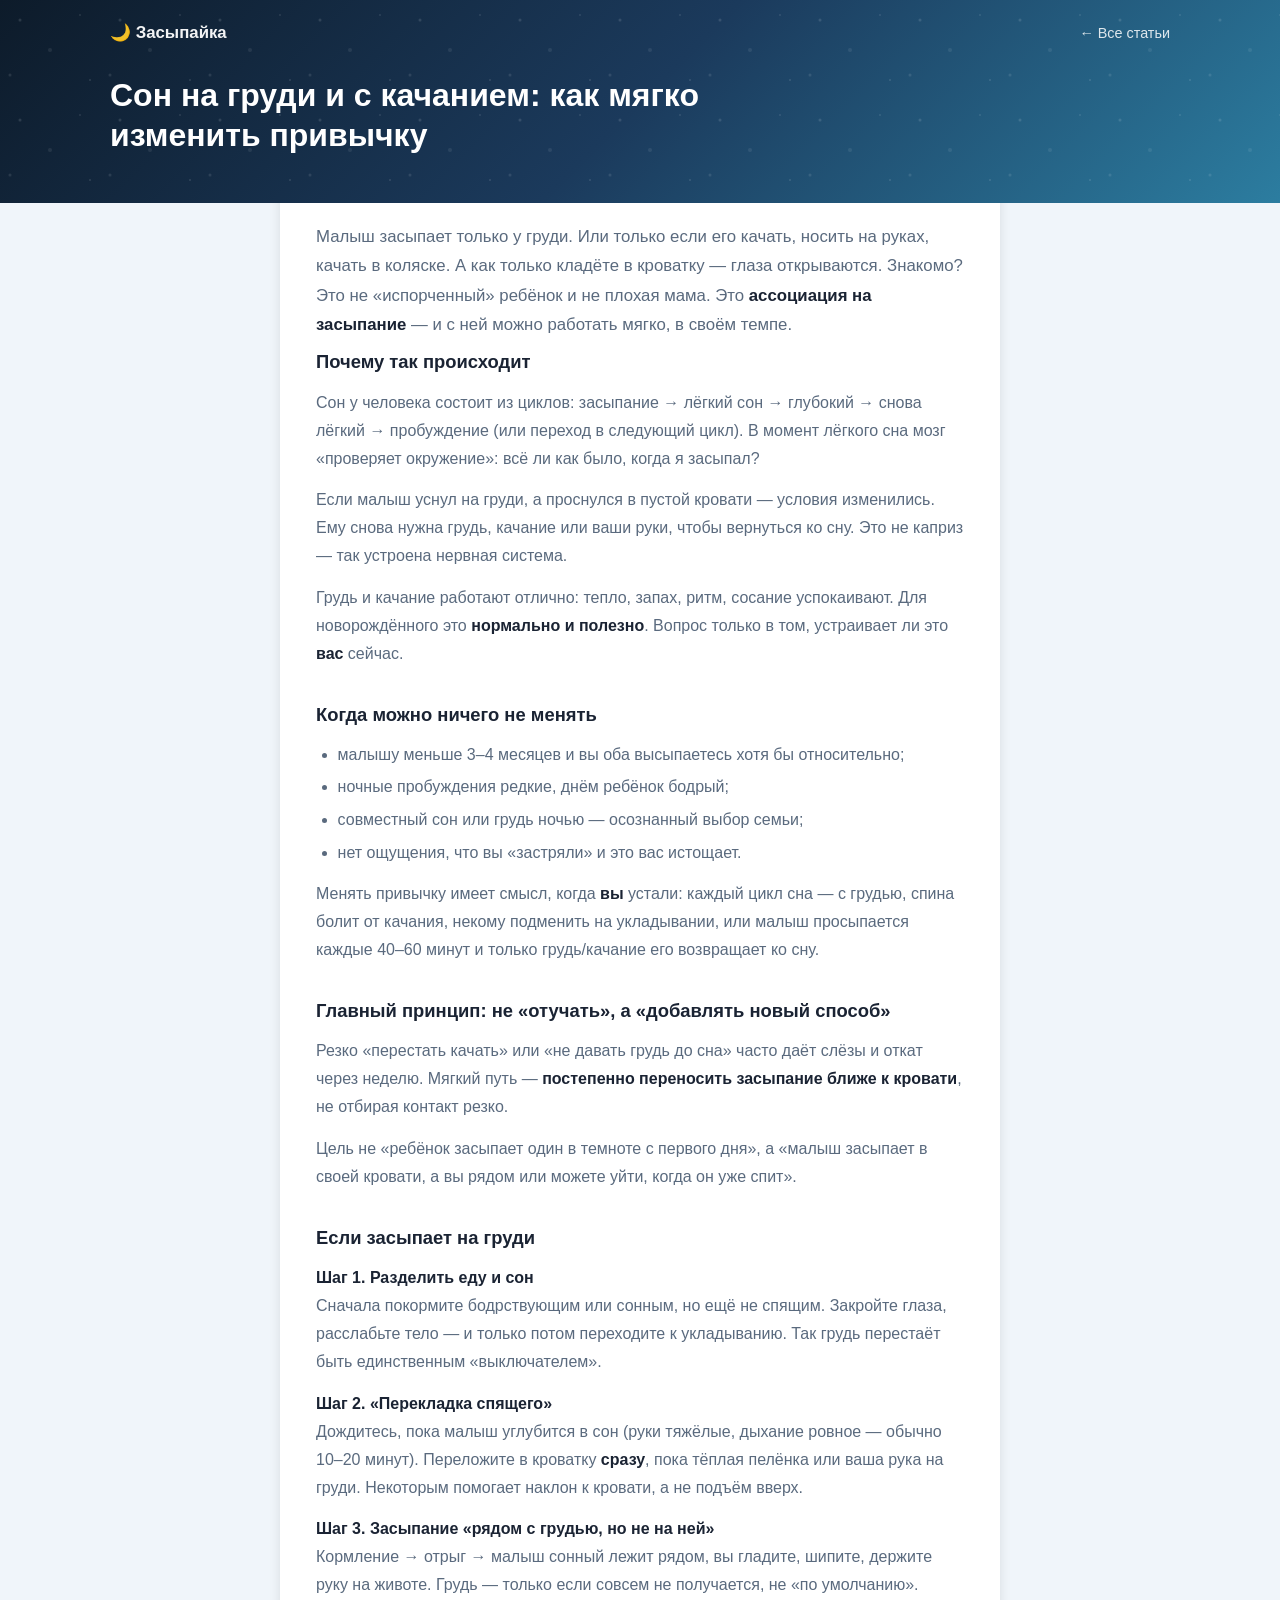
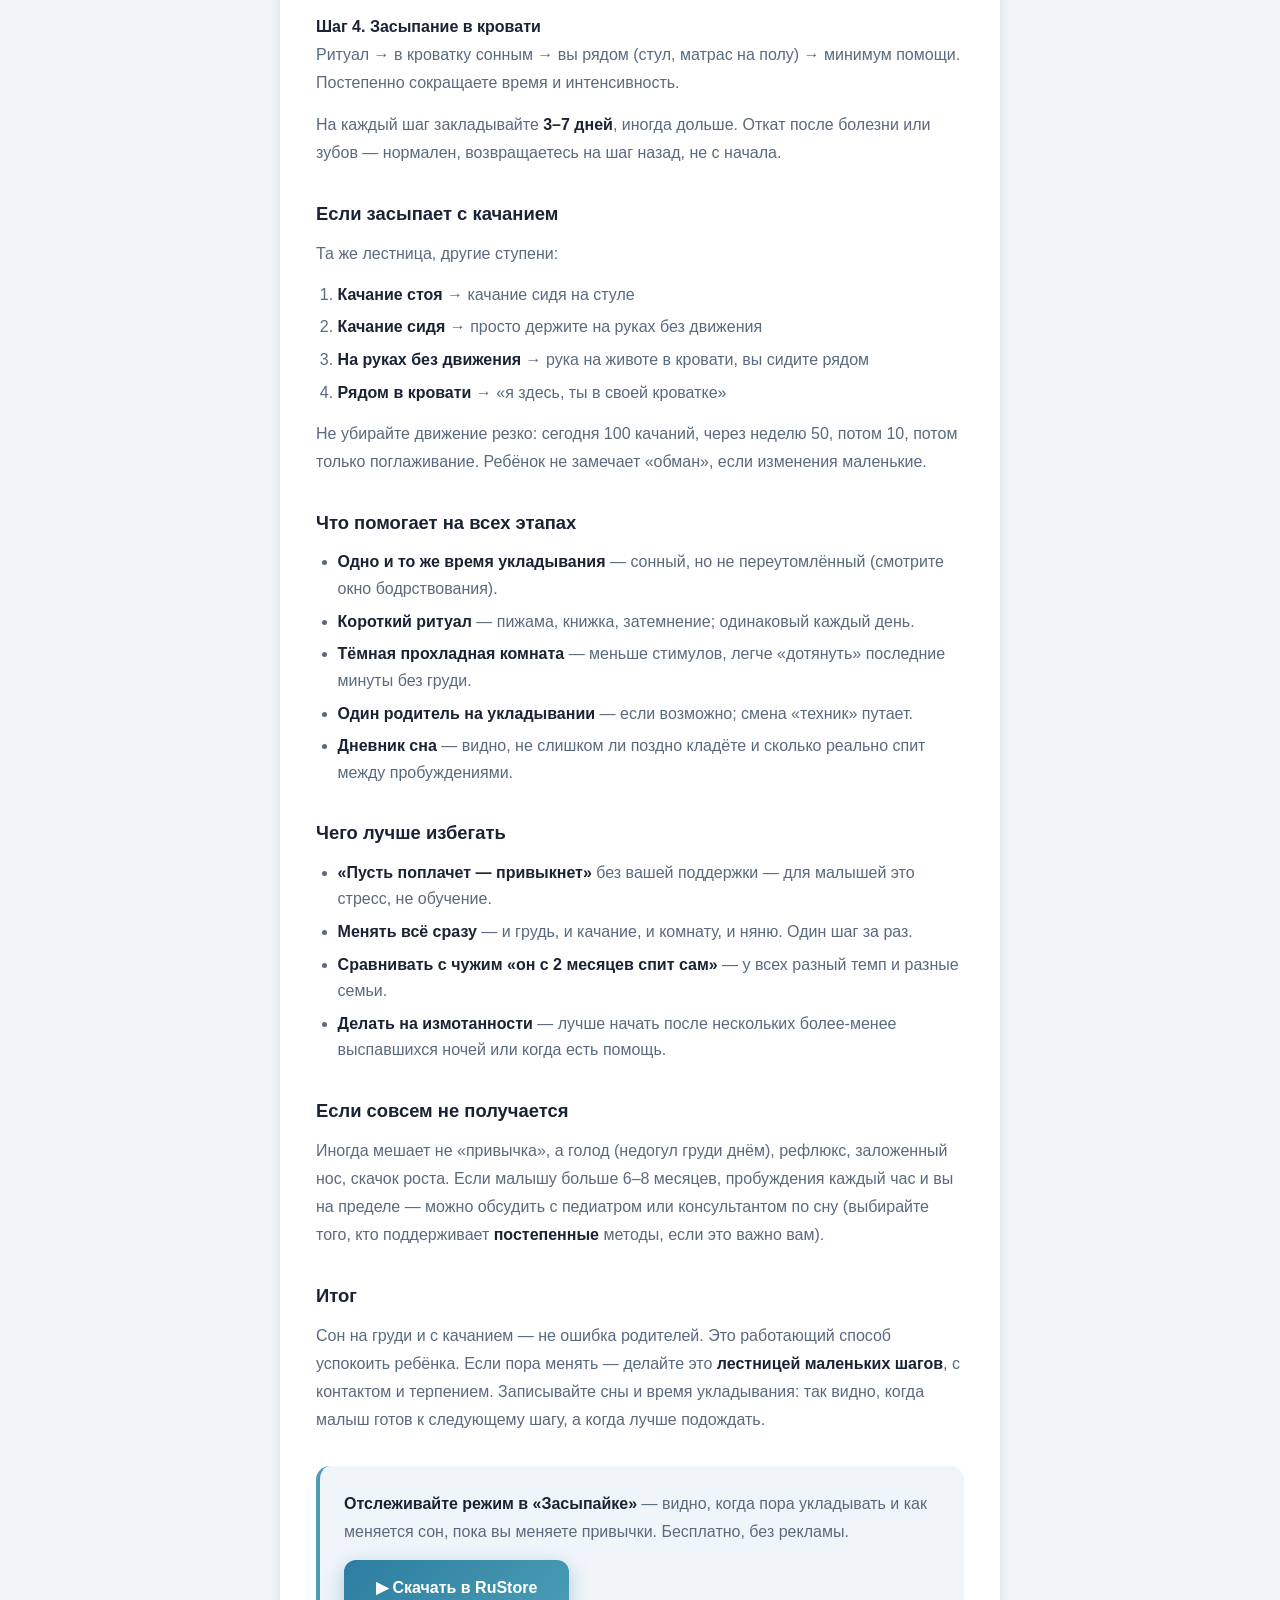
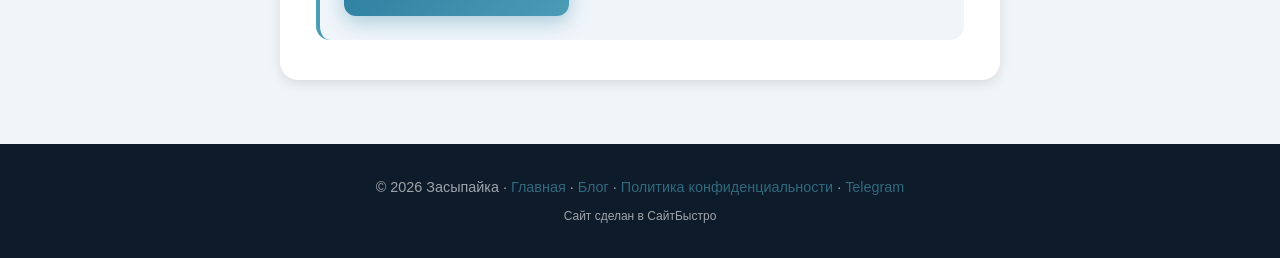
<file: blog/son-na-grudi-kachanie/index.html>
<!DOCTYPE html>
<html lang="ru">
<head>
    <meta charset="UTF-8">
    <meta name="viewport" content="width=device-width, initial-scale=1.0">
    <title>Сон на груди и с качанием: как мягко изменить привычку — Засыпайка</title>
    <meta name="description" content="Ребёнок засыпает только на груди или с качанием? Почему так происходит, когда это норма, и как постепенно научить малыша засыпать в кровати — без слёз и чувства вины.">
    <link rel="icon" href="/icon.png">
    <link rel="stylesheet" href="/style.css">
</head>
<body>

    <header class="page-header">
        <div class="container">
            <nav class="page-nav">
                <a href="/" class="page-brand">🌙 Засыпайка</a>
                <a href="/blog/" class="page-back">← Все статьи</a>
            </nav>
            <h1>Сон на груди и с качанием: как мягко изменить привычку</h1>
        </div>
    </header>

    <main class="legal-main">
        <div class="container">
            <article class="legal-card article-card">

                <p class="article-lead">Малыш засыпает только у груди. Или только если его качать, носить на руках, качать в коляске. А как только кладёте в кроватку — глаза открываются. Знакомо? Это не «испорченный» ребёнок и не плохая мама. Это <strong>ассоциация на засыпание</strong> — и с ней можно работать мягко, в своём темпе.</p>

                <h2>Почему так происходит</h2>
                <p>Сон у человека состоит из циклов: засыпание → лёгкий сон → глубокий → снова лёгкий → пробуждение (или переход в следующий цикл). В момент лёгкого сна мозг «проверяет окружение»: всё ли как было, когда я засыпал?</p>
                <p>Если малыш уснул на груди, а проснулся в пустой кровати — условия изменились. Ему снова нужна грудь, качание или ваши руки, чтобы вернуться ко сну. Это не каприз — так устроена нервная система.</p>
                <p>Грудь и качание работают отлично: тепло, запах, ритм, сосание успокаивают. Для новорождённого это <strong>нормально и полезно</strong>. Вопрос только в том, устраивает ли это <strong>вас</strong> сейчас.</p>

                <h2>Когда можно ничего не менять</h2>
                <ul>
                    <li>малышу меньше 3–4 месяцев и вы оба высыпаетесь хотя бы относительно;</li>
                    <li>ночные пробуждения редкие, днём ребёнок бодрый;</li>
                    <li>совместный сон или грудь ночью — осознанный выбор семьи;</li>
                    <li>нет ощущения, что вы «застряли» и это вас истощает.</li>
                </ul>
                <p>Менять привычку имеет смысл, когда <strong>вы</strong> устали: каждый цикл сна — с грудью, спина болит от качания, некому подменить на укладывании, или малыш просыпается каждые 40–60 минут и только грудь/качание его возвращает ко сну.</p>

                <h2>Главный принцип: не «отучать», а «добавлять новый способ»</h2>
                <p>Резко «перестать качать» или «не давать грудь до сна» часто даёт слёзы и откат через неделю. Мягкий путь — <strong>постепенно переносить засыпание ближе к кровати</strong>, не отбирая контакт резко.</p>
                <p>Цель не «ребёнок засыпает один в темноте с первого дня», а «малыш засыпает в своей кровати, а вы рядом или можете уйти, когда он уже спит».</p>

                <h2>Если засыпает на груди</h2>
                <p><strong>Шаг 1. Разделить еду и сон</strong><br>
                Сначала покормите бодрствующим или сонным, но ещё не спящим. Закройте глаза, расслабьте тело — и только потом переходите к укладыванию. Так грудь перестаёт быть единственным «выключателем».</p>
                <p><strong>Шаг 2. «Перекладка спящего»</strong><br>
                Дождитесь, пока малыш углубится в сон (руки тяжёлые, дыхание ровное — обычно 10–20 минут). Переложите в кроватку <strong>сразу</strong>, пока тёплая пелёнка или ваша рука на груди. Некоторым помогает наклон к кровати, а не подъём вверх.</p>
                <p><strong>Шаг 3. Засыпание «рядом с грудью, но не на ней»</strong><br>
                Кормление → отрыг → малыш сонный лежит рядом, вы гладите, шипите, держите руку на животе. Грудь — только если совсем не получается, не «по умолчанию».</p>
                <p><strong>Шаг 4. Засыпание в кровати</strong><br>
                Ритуал → в кроватку сонным → вы рядом (стул, матрас на полу) → минимум помощи. Постепенно сокращаете время и интенсивность.</p>
                <p>На каждый шаг закладывайте <strong>3–7 дней</strong>, иногда дольше. Откат после болезни или зубов — нормален, возвращаетесь на шаг назад, не с начала.</p>

                <h2>Если засыпает с качанием</h2>
                <p>Та же лестница, другие ступени:</p>
                <ol>
                    <li><strong>Качание стоя</strong> → качание сидя на стуле</li>
                    <li><strong>Качание сидя</strong> → просто держите на руках без движения</li>
                    <li><strong>На руках без движения</strong> → рука на животе в кровати, вы сидите рядом</li>
                    <li><strong>Рядом в кровати</strong> → «я здесь, ты в своей кроватке»</li>
                </ol>
                <p>Не убирайте движение резко: сегодня 100 качаний, через неделю 50, потом 10, потом только поглаживание. Ребёнок не замечает «обман», если изменения маленькие.</p>

                <h2>Что помогает на всех этапах</h2>
                <ul>
                    <li><strong>Одно и то же время укладывания</strong> — сонный, но не переутомлённый (смотрите окно бодрствования).</li>
                    <li><strong>Короткий ритуал</strong> — пижама, книжка, затемнение; одинаковый каждый день.</li>
                    <li><strong>Тёмная прохладная комната</strong> — меньше стимулов, легче «дотянуть» последние минуты без груди.</li>
                    <li><strong>Один родитель на укладывании</strong> — если возможно; смена «техник» путает.</li>
                    <li><strong>Дневник сна</strong> — видно, не слишком ли поздно кладёте и сколько реально спит между пробуждениями.</li>
                </ul>

                <h2>Чего лучше избегать</h2>
                <ul>
                    <li><strong>«Пусть поплачет — привыкнет»</strong> без вашей поддержки — для малышей это стресс, не обучение.</li>
                    <li><strong>Менять всё сразу</strong> — и грудь, и качание, и комнату, и няню. Один шаг за раз.</li>
                    <li><strong>Сравнивать с чужим «он с 2 месяцев спит сам»</strong> — у всех разный темп и разные семьи.</li>
                    <li><strong>Делать на измотанности</strong> — лучше начать после нескольких более-менее выспавшихся ночей или когда есть помощь.</li>
                </ul>

                <h2>Если совсем не получается</h2>
                <p>Иногда мешает не «привычка», а голод (недогул груди днём), рефлюкс, заложенный нос, скачок роста. Если малышу больше 6–8 месяцев, пробуждения каждый час и вы на пределе — можно обсудить с педиатром или консультантом по сну (выбирайте того, кто поддерживает <strong>постепенные</strong> методы, если это важно вам).</p>

                <h2>Итог</h2>
                <p>Сон на груди и с качанием — не ошибка родителей. Это работающий способ успокоить ребёнка. Если пора менять — делайте это <strong>лестницей маленьких шагов</strong>, с контактом и терпением. Записывайте сны и время укладывания: так видно, когда малыш готов к следующему шагу, а когда лучше подождать.</p>

                <div class="article-cta">
                    <p><strong>Отслеживайте режим в «Засыпайке»</strong> — видно, когда пора укладывать и как меняется сон, пока вы меняете привычки. Бесплатно, без рекламы.</p>
                    <a href="https://www.rustore.ru/catalog/app/aldtoll.zizz" class="btn" target="_blank" rel="noopener">▶ Скачать в RuStore</a>
                </div>

            </article>
        </div>
    </main>

    <footer>
        <div class="container">
            <p>© 2026 Засыпайка · <a href="/">Главная</a> · <a href="/blog/">Блог</a> · <a href="/privacy/">Политика конфиденциальности</a> · <a href="https://t.me/aldtoll" target="_blank" rel="noopener">Telegram</a></p>
            <p style="margin-top:8px;font-size:.75rem;opacity:.6;">Сайт сделан в <a href="https://sitebystro.ru" target="_blank" rel="dofollow" style="color:inherit;">СайтБыстро</a></p>
        </div>
    </footer>

</body>
</html>
</file>
<file: style.css>
* {
    margin: 0;
    padding: 0;
    box-sizing: border-box;
}

:root {
    --primary: #2C7DA0;
    --primary-dark: #1a5c7a;
    --primary-light: #4A9DB5;
    --accent: #6C63FF;
    --text-dark: #1a2333;
    --text-light: #5a6a7e;
    --bg-light: #f0f5fa;
    --bg-white: #ffffff;
    --gradient-hero: linear-gradient(135deg, #0d1b2a 0%, #1b3a5c 50%, #2C7DA0 100%);
    --gradient-btn: linear-gradient(135deg, #2C7DA0 0%, #4A9DB5 100%);
    --shadow-sm: 0 1px 3px rgba(0,0,0,0.08);
    --shadow-md: 0 4px 12px rgba(0,0,0,0.1);
    --shadow-lg: 0 10px 30px rgba(0,0,0,0.12);
    --shadow-xl: 0 20px 40px rgba(0,0,0,0.15);
}

html { scroll-behavior: smooth; }

body {
    font-family: -apple-system, BlinkMacSystemFont, 'Segoe UI', Roboto, 'Helvetica Neue', Arial, sans-serif;
    line-height: 1.6;
    color: var(--text-dark);
    background: var(--bg-white);
    overflow-x: hidden;
}

.container {
    max-width: 1100px;
    margin: 0 auto;
    padding: 0 20px;
}

/* ── Hero ─────────────────────────────── */
.hero {
    background: var(--gradient-hero);
    color: white;
    padding: 80px 0 70px;
    position: relative;
    overflow: hidden;
}

.hero-inner {
    display: flex;
    align-items: center;
    gap: 48px;
    justify-content: space-between;
}

.hero-text {
    flex: 1;
    text-align: left;
}

.hero-image-wrap {
    flex-shrink: 0;
}

.hero-icon {
    width: 180px;
    height: 180px;
    border-radius: 36px;
    box-shadow: 0 20px 60px rgba(0,0,0,0.4);
}

.feature-graphic-wrap {
    width: 100%;
    max-height: 340px;
    overflow: hidden;
    line-height: 0;
}

.feature-graphic {
    width: 100%;
    object-fit: cover;
    object-position: center 30%;
    max-height: 340px;
    display: block;
}

.hero::before {
    content: '';
    position: absolute;
    inset: 0;
    background: url('data:image/svg+xml,<svg width="100" height="100" xmlns="http://www.w3.org/2000/svg"><circle cx="20" cy="20" r="1.5" fill="rgba(255,255,255,0.12)"/><circle cx="80" cy="15" r="1" fill="rgba(255,255,255,0.1)"/><circle cx="50" cy="50" r="2" fill="rgba(255,255,255,0.08)"/><circle cx="10" cy="75" r="1.5" fill="rgba(255,255,255,0.1)"/><circle cx="90" cy="80" r="1" fill="rgba(255,255,255,0.12)"/><circle cx="40" cy="90" r="1" fill="rgba(255,255,255,0.09)"/><circle cx="70" cy="60" r="1.5" fill="rgba(255,255,255,0.07)"/></svg>');
    pointer-events: none;
}

.hero .container { position: relative; z-index: 1; }

.hero-badge {
    display: inline-block;
    background: rgba(255,255,255,0.12);
    border: 1px solid rgba(255,255,255,0.25);
    padding: 8px 20px;
    border-radius: 50px;
    font-size: 0.9rem;
    font-weight: 600;
    margin-bottom: 24px;
    animation: fadeInUp 0.6s ease-out both;
}

.hero h1 {
    font-size: 3.2rem;
    font-weight: 800;
    line-height: 1.2;
    margin-bottom: 20px;
    animation: fadeInUp 0.7s ease-out 0.1s both;
}

.hero-subtitle {
    font-size: 1.2rem;
    opacity: 0.9;
    max-width: 580px;
    margin: 0 auto 36px;
    animation: fadeInUp 0.7s ease-out 0.2s both;
}

.hero-buttons {
    display: flex;
    gap: 16px;
    justify-content: center;
    flex-wrap: wrap;
    animation: fadeInUp 0.7s ease-out 0.3s both;
}

.hero-free {
    margin-top: 24px;
    font-size: 0.9rem;
    opacity: 0.65;
    animation: fadeInUp 0.7s ease-out 0.4s both;
    letter-spacing: 0.03em;
}

@keyframes fadeInUp {
    from { opacity: 0; transform: translateY(24px); }
    to   { opacity: 1; transform: translateY(0); }
}

/* ── Buttons ─────────────────────────── */
.btn {
    display: inline-block;
    padding: 15px 32px;
    font-size: 1rem;
    font-weight: 600;
    text-decoration: none;
    border-radius: 12px;
    transition: all 0.25s ease;
    cursor: pointer;
    border: none;
}

.btn-primary {
    background: white;
    color: var(--primary-dark);
    box-shadow: var(--shadow-md);
}

.btn-primary:hover {
    transform: translateY(-2px);
    box-shadow: var(--shadow-lg);
}

.btn-secondary {
    background: rgba(255,255,255,0.12);
    color: white;
    border: 1.5px solid rgba(255,255,255,0.4);
}

.btn-secondary:hover {
    background: rgba(255,255,255,0.2);
    transform: translateY(-2px);
}

.btn-large {
    padding: 18px 44px;
    font-size: 1.1rem;
}

/* ── Features ────────────────────────── */
.features {
    padding: 90px 0;
    background: var(--bg-light);
}

.features h2,
.how h2,
.download h2 {
    text-align: center;
    font-size: 2.2rem;
    font-weight: 800;
    color: var(--text-dark);
    margin-bottom: 12px;
}

.section-subtitle {
    text-align: center;
    color: var(--text-light);
    font-size: 1.05rem;
    margin-bottom: 48px;
}

.features-grid {
    display: grid;
    grid-template-columns: repeat(auto-fit, minmax(290px, 1fr));
    gap: 24px;
    margin-top: 8px;
}

.feature-card {
    background: white;
    padding: 36px 28px;
    border-radius: 18px;
    box-shadow: var(--shadow-sm);
    transition: all 0.3s ease;
    border-top: 3px solid var(--primary-light);
}

.feature-card:nth-child(even) { border-top-color: var(--accent); }

.feature-card:hover {
    transform: translateY(-6px);
    box-shadow: var(--shadow-lg);
}

.feature-icon {
    font-size: 2.4rem;
    display: block;
    margin-bottom: 16px;
}

.feature-card h3 {
    font-size: 1.15rem;
    font-weight: 700;
    margin-bottom: 10px;
    color: var(--text-dark);
}

.feature-card p {
    color: var(--text-light);
    font-size: 0.95rem;
    line-height: 1.7;
}

/* ── How it works ────────────────────── */
.how {
    padding: 90px 0;
    background: white;
}

.steps {
    display: grid;
    grid-template-columns: repeat(auto-fit, minmax(240px, 1fr));
    gap: 40px;
    margin-top: 48px;
}

.step { text-align: center; }

.step-number {
    width: 60px;
    height: 60px;
    background: var(--gradient-btn);
    color: white;
    border-radius: 50%;
    display: flex;
    align-items: center;
    justify-content: center;
    font-size: 1.5rem;
    font-weight: 800;
    margin: 0 auto 18px;
    box-shadow: 0 6px 20px rgba(44, 125, 160, 0.35);
}

.step h3 {
    font-size: 1.1rem;
    font-weight: 700;
    margin-bottom: 10px;
    color: var(--text-dark);
}

.step p {
    color: var(--text-light);
    font-size: 0.95rem;
    line-height: 1.7;
}

/* ── Download ─────────────────────────── */
.download {
    padding: 90px 0;
    background: var(--gradient-hero);
    color: white;
    text-align: center;
}

.download h2 { color: white; }
.download .section-subtitle { color: rgba(255,255,255,0.75); margin-bottom: 40px; }

/* ── Home blog banner ─────────────────── */
.home-blog {
    padding: 0 0 72px;
    background: white;
}

.home-blog-banner {
    display: flex;
    align-items: center;
    gap: 18px;
    max-width: 640px;
    margin: 0 auto;
    padding: 20px 24px;
    text-decoration: none;
    background: var(--bg-light);
    border: 1px solid rgba(44, 125, 160, 0.14);
    border-radius: 16px;
    box-shadow: var(--shadow-sm);
    transition: all 0.25s ease;
}

.home-blog-banner:hover {
    transform: translateY(-2px);
    box-shadow: var(--shadow-md);
    border-color: rgba(44, 125, 160, 0.28);
    background: #e8f0f6;
}

.home-blog-banner-icon {
    flex-shrink: 0;
    font-size: 1.5rem;
    line-height: 1;
    opacity: 0.7;
}

.home-blog-banner-text {
    flex: 1;
    display: flex;
    flex-direction: column;
    gap: 4px;
    min-width: 0;
}

.home-blog-banner-text strong {
    font-size: 1.02rem;
    font-weight: 700;
    color: #3a4d61;
}

.home-blog-banner-text span {
    font-size: 0.88rem;
    color: #7b8a9a;
    line-height: 1.45;
}

.home-blog-banner-arrow {
    flex-shrink: 0;
    font-size: 1.2rem;
    font-weight: 600;
    color: var(--primary);
    opacity: 0.85;
    transition: transform 0.2s ease;
}

.home-blog-banner:hover .home-blog-banner-arrow {
    transform: translateX(4px);
    opacity: 1;
}

.download-buttons {
    display: flex;
    gap: 16px;
    justify-content: center;
    flex-wrap: wrap;
}

/* ── Footer ─────────────────────────── */
footer {
    background: #0d1b2a;
    color: white;
    padding: 32px 0;
    text-align: center;
}

footer p {
    opacity: 0.6;
    font-size: 0.9rem;
}

footer a {
    color: var(--primary-light);
    text-decoration: none;
    transition: opacity 0.2s;
}

footer a:hover { opacity: 0.8; text-decoration: underline; }

/* ── Responsive ─────────────────────── */
@media (max-width: 768px) {
    .hero { padding: 60px 0 50px; }
    .hero-inner { flex-direction: column-reverse; gap: 28px; text-align: center; }
    .hero-text { text-align: center; }
    .hero-icon { width: 130px; height: 130px; border-radius: 28px; }
    .hero h1 { font-size: 2.2rem; }
    .hero-subtitle { font-size: 1.05rem; }
    .feature-graphic-wrap { max-height: 220px; }
    .feature-graphic { max-height: 220px; }

    .features, .how, .download { padding: 60px 0; }
    .home-blog { padding: 0 0 48px; }
    .home-blog-banner { padding: 18px 20px; gap: 14px; }
    .features h2, .how h2, .download h2 { font-size: 1.8rem; }
    .features-grid { grid-template-columns: 1fr; }
    .steps { grid-template-columns: 1fr; gap: 28px; }
}

@media (max-width: 480px) {
    .container { padding: 0 16px; }
    .hero h1 { font-size: 1.9rem; }
    .hero-buttons, .download-buttons { flex-direction: column; align-items: center; }
    .btn { width: 100%; max-width: 300px; text-align: center; }
}

/* ── Legal / inner pages ─────────────── */
.page-header {
    background: var(--gradient-hero);
    color: white;
    padding: 20px 0 48px;
    position: relative;
    overflow: hidden;
}

.page-header::before {
    content: '';
    position: absolute;
    inset: 0;
    background: url('data:image/svg+xml,<svg width="100" height="100" xmlns="http://www.w3.org/2000/svg"><circle cx="20" cy="20" r="1.5" fill="rgba(255,255,255,0.12)"/><circle cx="80" cy="15" r="1" fill="rgba(255,255,255,0.1)"/><circle cx="50" cy="50" r="2" fill="rgba(255,255,255,0.08)"/><circle cx="10" cy="75" r="1.5" fill="rgba(255,255,255,0.1)"/><circle cx="90" cy="80" r="1" fill="rgba(255,255,255,0.12)"/></svg>');
    pointer-events: none;
}

.page-header .container { position: relative; z-index: 1; }

.page-nav {
    display: flex;
    align-items: center;
    justify-content: space-between;
    gap: 16px;
    margin-bottom: 28px;
}

.page-brand {
    color: white;
    font-weight: 700;
    font-size: 1.05rem;
    text-decoration: none;
    opacity: 0.95;
}

.page-brand:hover { opacity: 1; }

.page-back {
    color: rgba(255,255,255,0.85);
    text-decoration: none;
    font-size: 0.9rem;
    transition: color 0.2s;
}

.page-back:hover { color: white; }

.page-header h1 {
    font-size: 2rem;
    font-weight: 800;
    line-height: 1.25;
    max-width: 720px;
}

.page-header .page-meta {
    margin-top: 10px;
    font-size: 0.9rem;
    opacity: 0.7;
}

.legal-main {
    background: var(--bg-light);
    padding: 0 0 64px;
    margin-top: -24px;
}

.legal-card {
    max-width: 720px;
    margin: 0 auto;
    background: white;
    border-radius: 18px;
    padding: 40px 36px;
    box-shadow: var(--shadow-md);
    border-top: 3px solid var(--primary-light);
}

.legal-card h2 {
    font-size: 1.15rem;
    font-weight: 700;
    color: var(--text-dark);
    margin: 2rem 0 0.75rem;
}

.legal-card h2:first-of-type { margin-top: 0; }

.legal-card p {
    color: var(--text-light);
    line-height: 1.75;
    margin-bottom: 0.85rem;
}

.legal-card ul,
.legal-card ol {
    color: var(--text-light);
    padding-left: 1.35rem;
    margin-bottom: 0.85rem;
}

.legal-card li {
    margin-bottom: 0.4rem;
    line-height: 1.65;
}

.legal-card a {
    color: var(--primary);
    text-decoration: none;
}

.legal-card a:hover {
    color: var(--primary-dark);
    text-decoration: underline;
}

.legal-card strong { color: var(--text-dark); }

/* ── Blog ────────────────────────────── */
.blog-panel {
    max-width: 760px;
    margin: 0 auto;
    background: rgba(255, 255, 255, 0.92);
    border-radius: 24px;
    padding: 28px 24px 32px;
    box-shadow: var(--shadow-md);
    border: 1px solid rgba(44, 125, 160, 0.12);
    backdrop-filter: blur(6px);
}

.blog-list {
    display: flex;
    flex-direction: column;
    gap: 16px;
}

.post-card {
    position: relative;
    background: var(--bg-light);
    border-radius: 18px;
    padding: 24px 26px 22px 30px;
    text-decoration: none;
    display: block;
    transition: all 0.28s ease;
    border: 1px solid rgba(44, 125, 160, 0.12);
    box-shadow: inset 0 1px 0 rgba(255, 255, 255, 0.7);
    overflow: hidden;
}

.post-card::before {
    content: '';
    position: absolute;
    left: 0;
    top: 0;
    bottom: 0;
    width: 5px;
    background: var(--gradient-btn);
    border-radius: 20px 0 0 20px;
}

.post-card::after {
    content: '';
    position: absolute;
    top: -40px;
    right: -40px;
    width: 120px;
    height: 120px;
    background: radial-gradient(circle, rgba(108, 99, 255, 0.08) 0%, transparent 70%);
    pointer-events: none;
}

.post-card:hover {
    transform: translateY(-3px);
    background: #e8f0f6;
    border-color: rgba(44, 125, 160, 0.22);
    box-shadow:
        var(--shadow-sm),
        inset 0 1px 0 rgba(255, 255, 255, 0.85);
}

.post-card:hover::before {
    width: 6px;
    background: linear-gradient(180deg, var(--accent) 0%, var(--primary) 100%);
}

.post-card-top {
    display: flex;
    align-items: center;
    justify-content: space-between;
    gap: 12px;
    margin-bottom: 14px;
}

.post-tag {
    display: inline-block;
    font-size: 0.72rem;
    font-weight: 600;
    letter-spacing: 0.03em;
    text-transform: uppercase;
    color: #5a7d92;
    background: rgba(255, 255, 255, 0.65);
    border: 1px solid rgba(44, 125, 160, 0.14);
    padding: 5px 12px;
    border-radius: 50px;
}

.post-icon {
    font-size: 1.35rem;
    line-height: 1;
    opacity: 0.55;
}

.post-card h2 {
    font-size: 1.12rem;
    font-weight: 600;
    color: #3a4d61;
    margin: 0 0 10px;
    line-height: 1.4;
    padding-right: 8px;
}

.post-card p {
    color: #7b8a9a;
    font-size: 0.92rem;
    line-height: 1.65;
    margin: 0;
}

.post-card-footer {
    display: flex;
    align-items: center;
    justify-content: space-between;
    margin-top: 16px;
    padding-top: 14px;
    border-top: 1px solid rgba(44, 125, 160, 0.1);
}

.post-card .read-more {
    font-size: 0.86rem;
    font-weight: 600;
    color: #4a8fad;
}

.post-card:hover .read-more { color: var(--primary-dark); }

.post-card-time {
    font-size: 0.78rem;
    color: #94a3b3;
}

.article-card h1 {
    font-size: 1.55rem;
    font-weight: 800;
    color: var(--text-dark);
    line-height: 1.3;
    margin-bottom: 1rem;
}

.article-card .article-lead {
    font-size: 1.05rem;
    color: var(--text-light);
    margin-bottom: 0.5rem;
}

.article-cta {
    margin-top: 2rem;
    padding: 24px;
    background: var(--bg-light);
    border-radius: 14px;
    border-left: 4px solid var(--primary-light);
}

.article-cta p {
    margin-bottom: 14px;
}

.article-cta .btn {
    background: var(--gradient-btn);
    color: white;
    box-shadow: 0 6px 20px rgba(44, 125, 160, 0.35);
}

.article-cta .btn:hover {
    transform: translateY(-2px);
    box-shadow: var(--shadow-lg);
}

@media (max-width: 768px) {
    .page-header { padding-bottom: 40px; }
    .page-header h1 { font-size: 1.55rem; }
    .legal-card { padding: 28px 22px; border-radius: 14px; }
    .blog-panel { padding: 20px 16px 24px; border-radius: 18px; }
    .post-card { padding: 20px 18px 18px 24px; border-radius: 14px; }
    .page-nav { flex-direction: column; align-items: flex-start; gap: 10px; }
}
</file>
